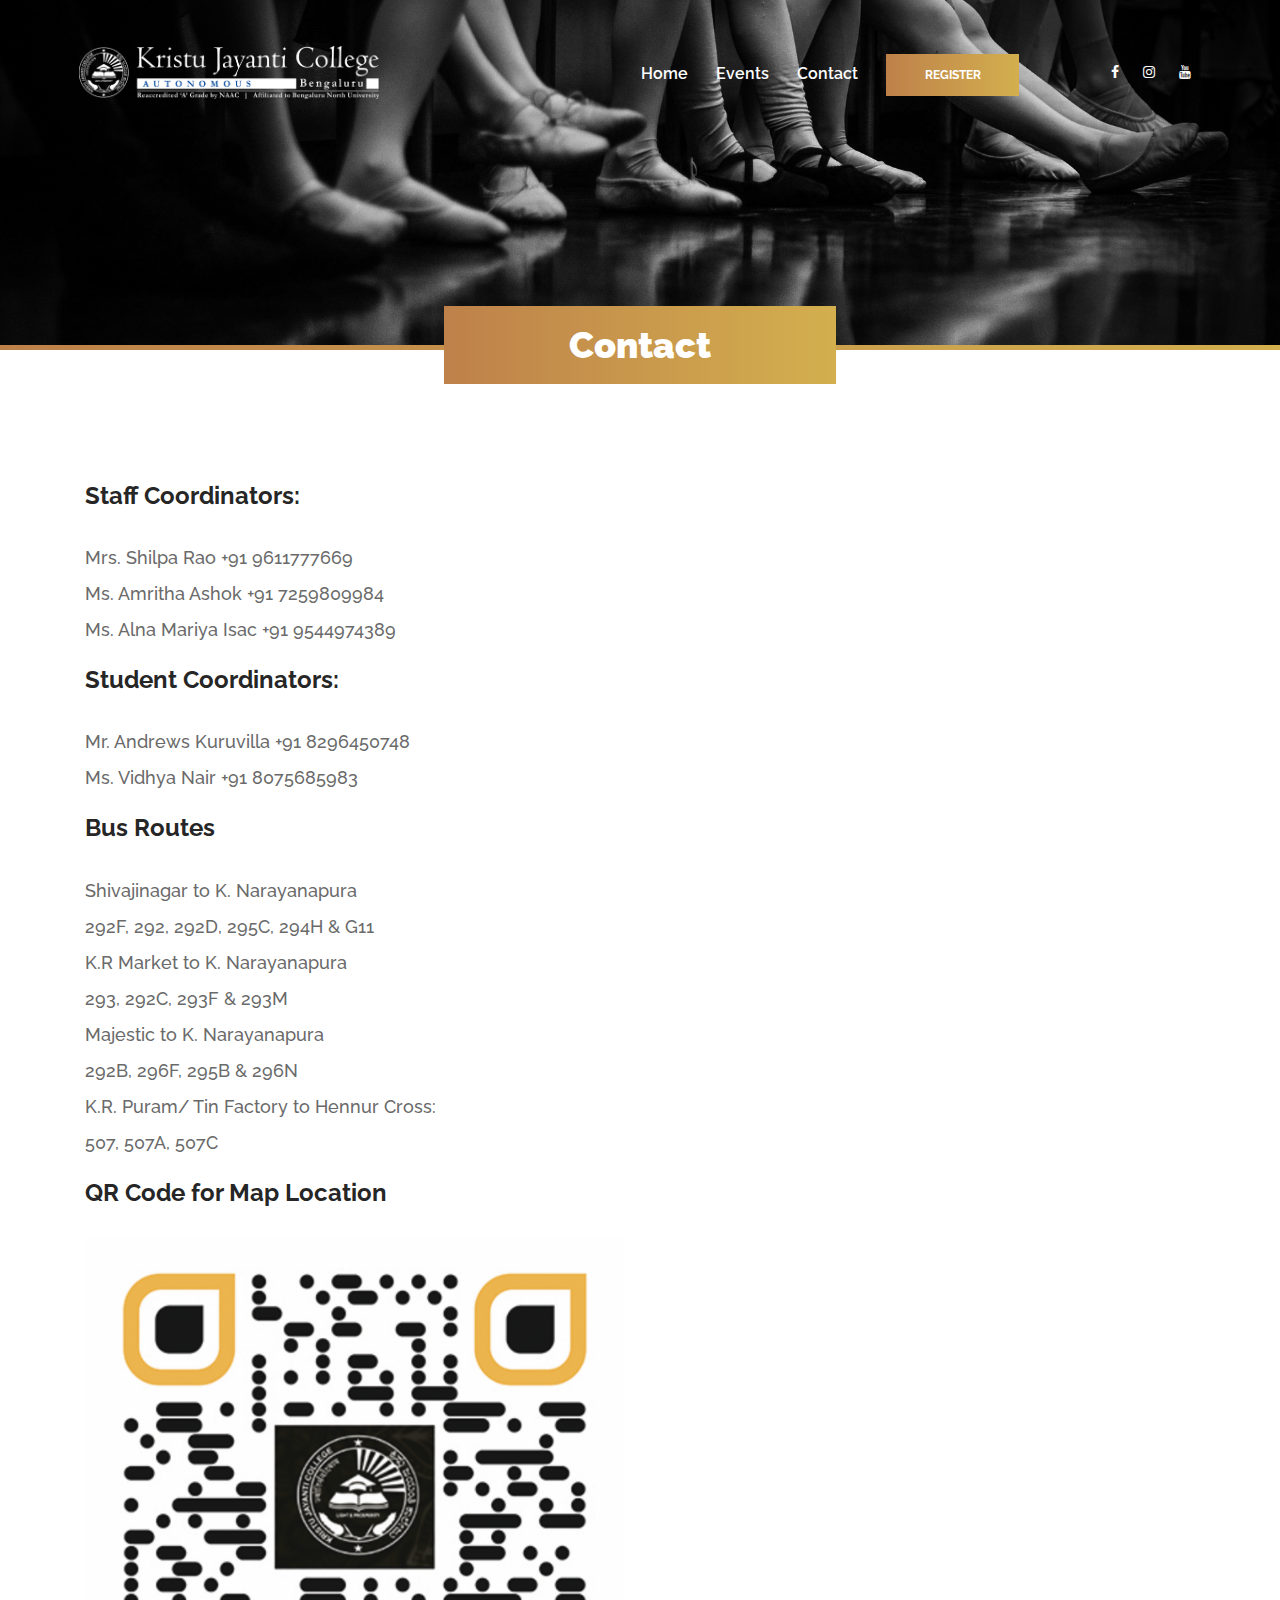
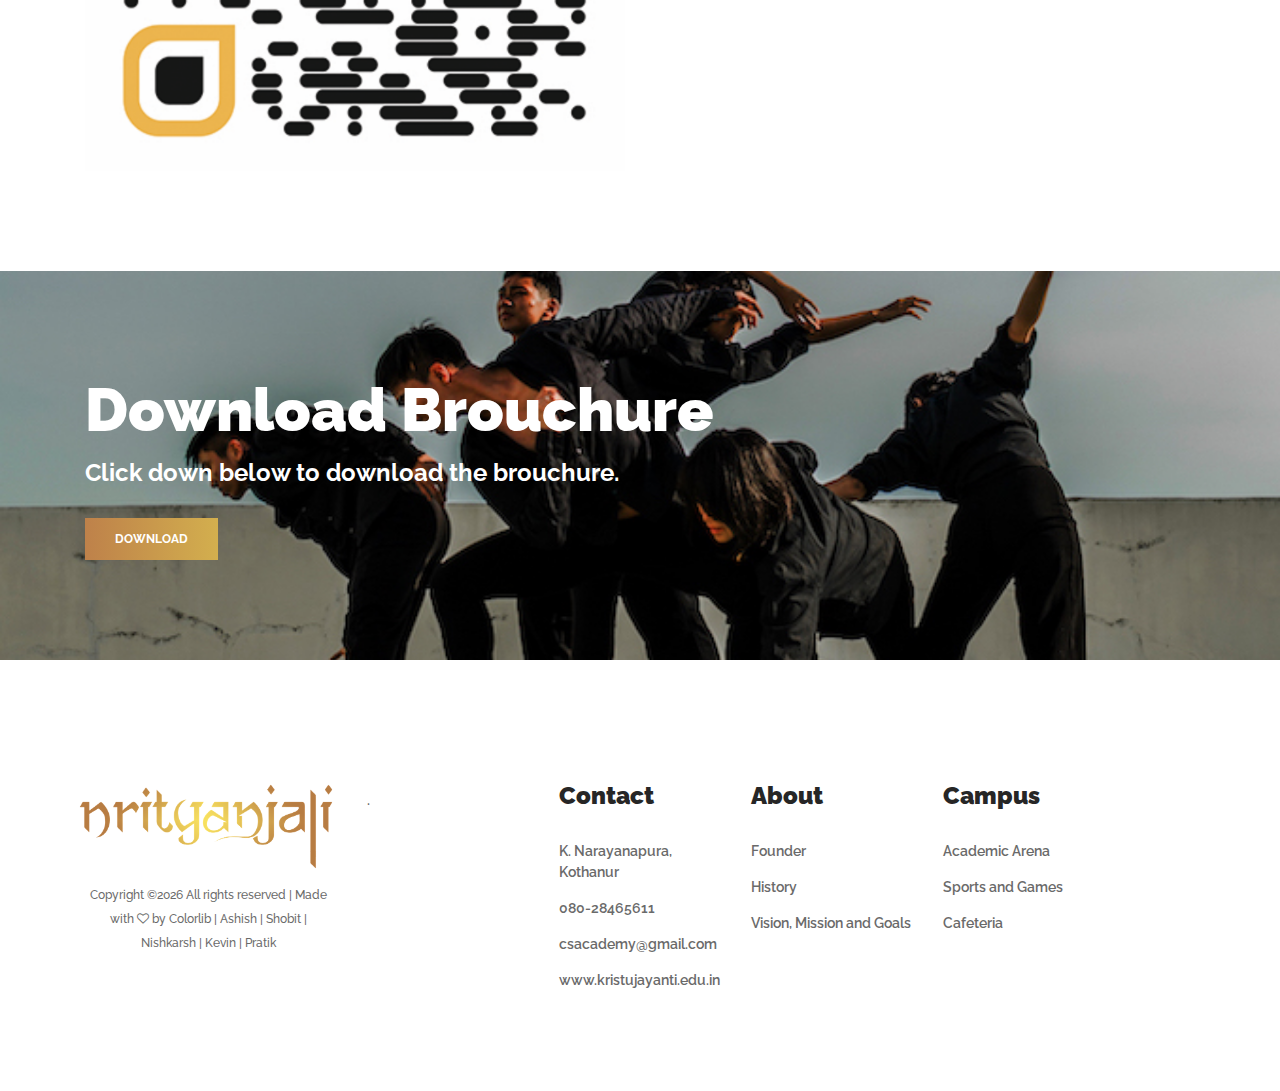
<file: contact.html>
<!DOCTYPE html>
<html lang="en">

<head>
    <meta charset="UTF-8">
    <meta name="description" content="">
    <meta http-equiv="X-UA-Compatible" content="IE=edge">
    <meta name="viewport" content="width=device-width, initial-scale=1, shrink-to-fit=no">
    <title>Contact | Nrityanjali</title>

    <link rel="icon" href="img/core-img/favicon.ico">

    <link rel="stylesheet" href="style.css">

</head>

<body>
    <!-- ##### Preloader ##### -->
    <div class="preloader d-flex align-items-center justify-content-center">
        <div class="circle-preloader">
            <img src="img/core-img/preload.jpg" alt="">
        </div>
    </div>

    <!-- ##### Header Area Start ##### -->
    <header class="header-area">
        <!-- Navbar Area -->
        <div class="musica-main-menu">
            <div class="classy-nav-container breakpoint-off">
                <div class="container-fluid">
                    <!-- Menu -->
                    <nav class="classy-navbar justify-content-between" id="musicaNav">

                        <!-- Nav brand -->
                        <a href="index.html" class="nav-brand"><img src="img/core-img/logo.png" alt=""></a>

                        <!-- Navbar Toggler -->
                        <div class="classy-navbar-toggler">
                            <span class="navbarToggler"><span></span><span></span><span></span></span>
                        </div>

                        <!-- Menu -->
                        <div class="classy-menu">

                            <!-- close btn -->
                            <div class="classycloseIcon">
                                <div class="cross-wrap"><span class="top"></span><span class="bottom"></span></div>
                            </div>

                            <!-- Nav Start -->
                            <div class="classynav">
                                <ul>
                                    <li><a href="index.html">Home</a></li>
                                    <li><a href="events.html">Events</a></li>
                                    <li><a href="contact.html">Contact</a></li>
                                    <li><a href="register.html"><button class="musica-btn">Register</button></a></li>
                                </ul>

                                <!-- Social Button -->
                                <div class="top-social-info">
                                    <a href="https://www.facebook.com/KristuJayantiCollege/"><i class="fa fa-facebook" aria-hidden="true"></i></a>
                                    <a href="https://www.instagram.com/kristujayanticollegeautonomous/?hl=en"><i class="fa fa-instagram" aria-hidden="true"></i></a>
                                    <a href="https://www.youtube.com/user/kristujayanticollege"><i class="fa fa-youtube" aria-hidden="true"></i></a>
                                </div>

                            </div>
                            <!-- Nav End -->
                        </div>
                    </nav>
                </div>
            </div>
        </div>
    </header>
    <!-- ##### Header Area End ##### -->


    <!-- ##### Breadcumb Area Start ##### -->
    <div class="breadcumb-area bg-img bg-overlay2" style="background-image: url(img/bg-img/breadcumb4.jpg);">
        <div class="bradcumbContent">
            <h2>Contact</h2>
        </div>
    </div>
    <!-- bg gradients -->
    <div class="bg-gradients"></div>
    <!-- ##### Breadcumb Area End ##### -->

    <!-- ##### Contact Area Start ##### -->
    <section class="contact-area mt-30 section-padding-100-0">
        <div class="container">

            <div class="row">

                <div class="col-12 col-lg-6">
                    <div class="contact-content mb-100">
                   
<h4>Staff Coordinators:</h4><br>
   <p> Mrs. Shilpa Rao +91 9611777669<br>
Ms. Amritha Ashok +91 7259809984<br>
Ms. Alna Mariya Isac +91 9544974389<br></p>

<h4>Student Coordinators:</h4><br>
<p>Mr. Andrews Kuruvilla +91 8296450748<br>
Ms. Vidhya Nair +91 8075685983<br></p>

<h4>Bus Routes</h4><br>
<p>
Shivajinagar to K. Narayanapura<br>
292F, 292, 292D, 295C, 294H & G11<br>
K.R Market to K. Narayanapura<br>
293, 292C, 293F & 293M<br>
Majestic to K. Narayanapura<br>
292B, 296F, 295B & 296N<br>
K.R. Puram/ Tin Factory to Hennur Cross:<br>
507, 507A, 507C</p>

<h4>QR Code for Map Location</h4><br>
 <img src="img/bg-img/qr.jpg">



            </div>
        </div>
    </section>
    <!-- ##### Contact Area End ##### -->

    <!-- ##### CTA Area Start ##### -->

    <!-- ##### CTA Area End ##### -->

 <div class="musica-cta-area section-padding-100 bg-img bg-overlay2" style="background-image: url(img/bg-img/bg-8.jpg);">
        <div class="container">
            <div class="row">
                <div class="col-12">
                    <div class="cta-content">
                        <div class="cta-text">
                            <h2>Download Brouchure</h2>
                            <h4>Click down below to download the brouchure.</h4>
                        </div>
                        <div class="cta-btn mt-30">
                            <a href="Brouchure.pdf" class="btn musica-btn">Download</a>
                        </div>
                    </div>
                </div>
            </div>
        </div>
    </div>

    <!-- ##### Footer Area Start ##### -->
    <footer class="footer-area section-padding-100-0">
        <div class="container-fluid">
            <div class="row">

                <!-- Footer Widget Area -->
                    <div class="col-12 col-md-6 col-xl-3">
                    <div class="footer-widget-area mb-100">
                        <a href="https://kristujayanti.edu.in/home/index.php"><img src="img/core-img/nrit.png" alt="" style="padding-top: 20px"></a>
                        <p class="copywrite-text"><a href="#"><!-- Link back to Colorlib can't be removed. Template is licensed under CC BY 3.0. -->
Copyright &copy;<script>document.write(new Date().getFullYear());</script> All rights reserved | Made with <i class="fa fa-heart-o" aria-hidden="true"></i> by <a href="https://colorlib.com" target="_blank">Colorlib</a> | <a href="https://www.instagram.com/crazyash6/">Ashish</a> | <a href="https://www.instagram.com/mr_vincere/">Shobit</a> |   <a href="https://www.instagram.com/im_nishu1712/">Nishkarsh</a> | <a href="https://www.instagram.com/kevinvictor_philips/">Kevin</a> | <a href="https://www.instagram.com/gryffyndor.stark/">Pratik</a>
<!-- Link back to Colorlib can't be removed. Template is licensed under CC BY 3.0. -->
</p>
                    </div>
                </div>

                <!-- Footer Widget Area -->
                <div class="col-12 col-sm-4 col-xl-2">
                    <div class="footer-widget-area mb-100">
                        <div class="widget-title">
                            <h4></h4>
                        </div>
                        <nav>
                            <ul class="footer-nav">
                                <li><a>.</a></li>
                            </ul>
                        </nav>
                    </div>
                </div>

                <!-- Footer Widget Area -->
                <div class="col-12 col-sm-4 col-xl-2">
                    <div class="footer-widget-area mb-100">
                        <div class="widget-title">
                            <h4>Contact</h4>
                        </div>
                        <nav>
                            <ul class="footer-nav">
                                <li><a href="https://g.page/KJC-Bangalore?share">K. Narayanapura, Kothanur</a></li>
                                <li><a>080-28465611</a></li>
                                <li><a >csacademy@gmail.com</a></li>
                                <li><a href="https://kristujayanti.edu.in/home/index.php">www.kristujayanti.edu.in</a></li>
                            </ul>
                        </nav>
                    </div>
                </div>

                <!-- Footer Widget Area -->
                <div class="col-12 col-sm-4 col-xl-2">
                    <div class="footer-widget-area mb-100">
                        <div class="widget-title">
                            <h4>About</h4>
                        </div>
                        <nav>
                            <ul class="footer-nav">
                                <li><a href="https://kristujayanti.edu.in/about/founder.php">Founder</a></li>
                                <li><a href="https://kristujayanti.edu.in/about/history.php">History</a></li>
                                <li><a href="https://kristujayanti.edu.in/about/vision_mission_goals.php">Vision, Mission and Goals</a></li>
                            </ul>
                        </nav>
                    </div>
                </div>

                              <!-- Footer Widget Area -->
                <div class="col-12 col-sm-4 col-xl-2">
                    <div class="footer-widget-area mb-100">
                        <div class="widget-title">
                            <h4>Campus</h4>
                        </div>
                        <nav>
                            <ul class="footer-nav">
                                <li><a href="https://kristujayanti.edu.in/campus/academic_arena.php">Academic Arena</a></li>
                                <li><a href="https://kristujayanti.edu.in/campus/sports_games.php">Sports and Games</a></li>
                                <li><a href="https://kristujayanti.edu.in/campus/cafeteria.php">Cafeteria</a></li>
                            </ul>
                        </nav>
                    </div>
                </div>
            </div>
        </div>
    </footer>
    <!-- ##### Footer Area Start ##### -->

    <!-- ##### All Javascript Script ##### -->
    <!-- jQuery-2.2.4 js -->
    <script src="js/jquery/jquery-2.2.4.min.js"></script>
    <!-- Popper js -->
    <script src="js/bootstrap/popper.min.js"></script>
    <!-- Bootstrap js -->
    <script src="js/bootstrap/bootstrap.min.js"></script>
    <!-- All Plugins js -->
    <script src="js/plugins/plugins.js"></script>
    <!-- Active js -->
    <script src="js/active.js"></script>
</body>

</html>
</file>
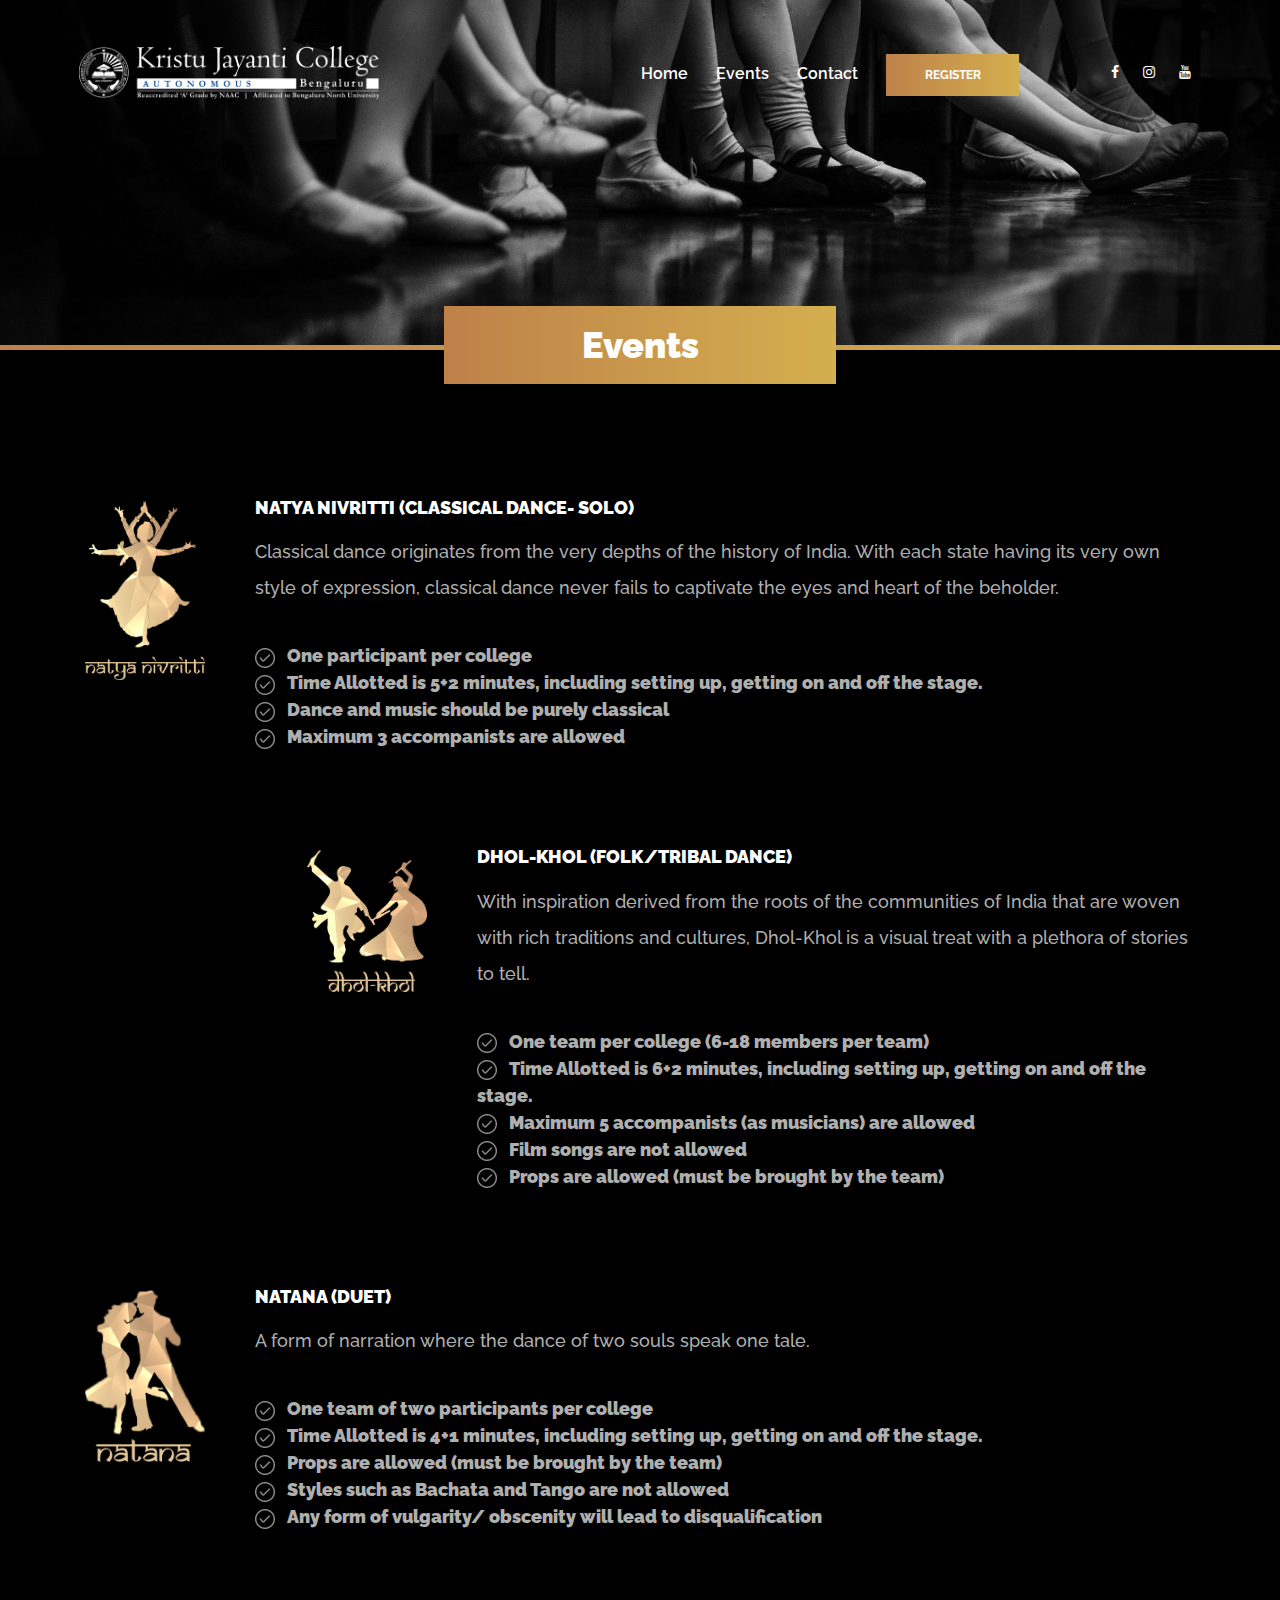
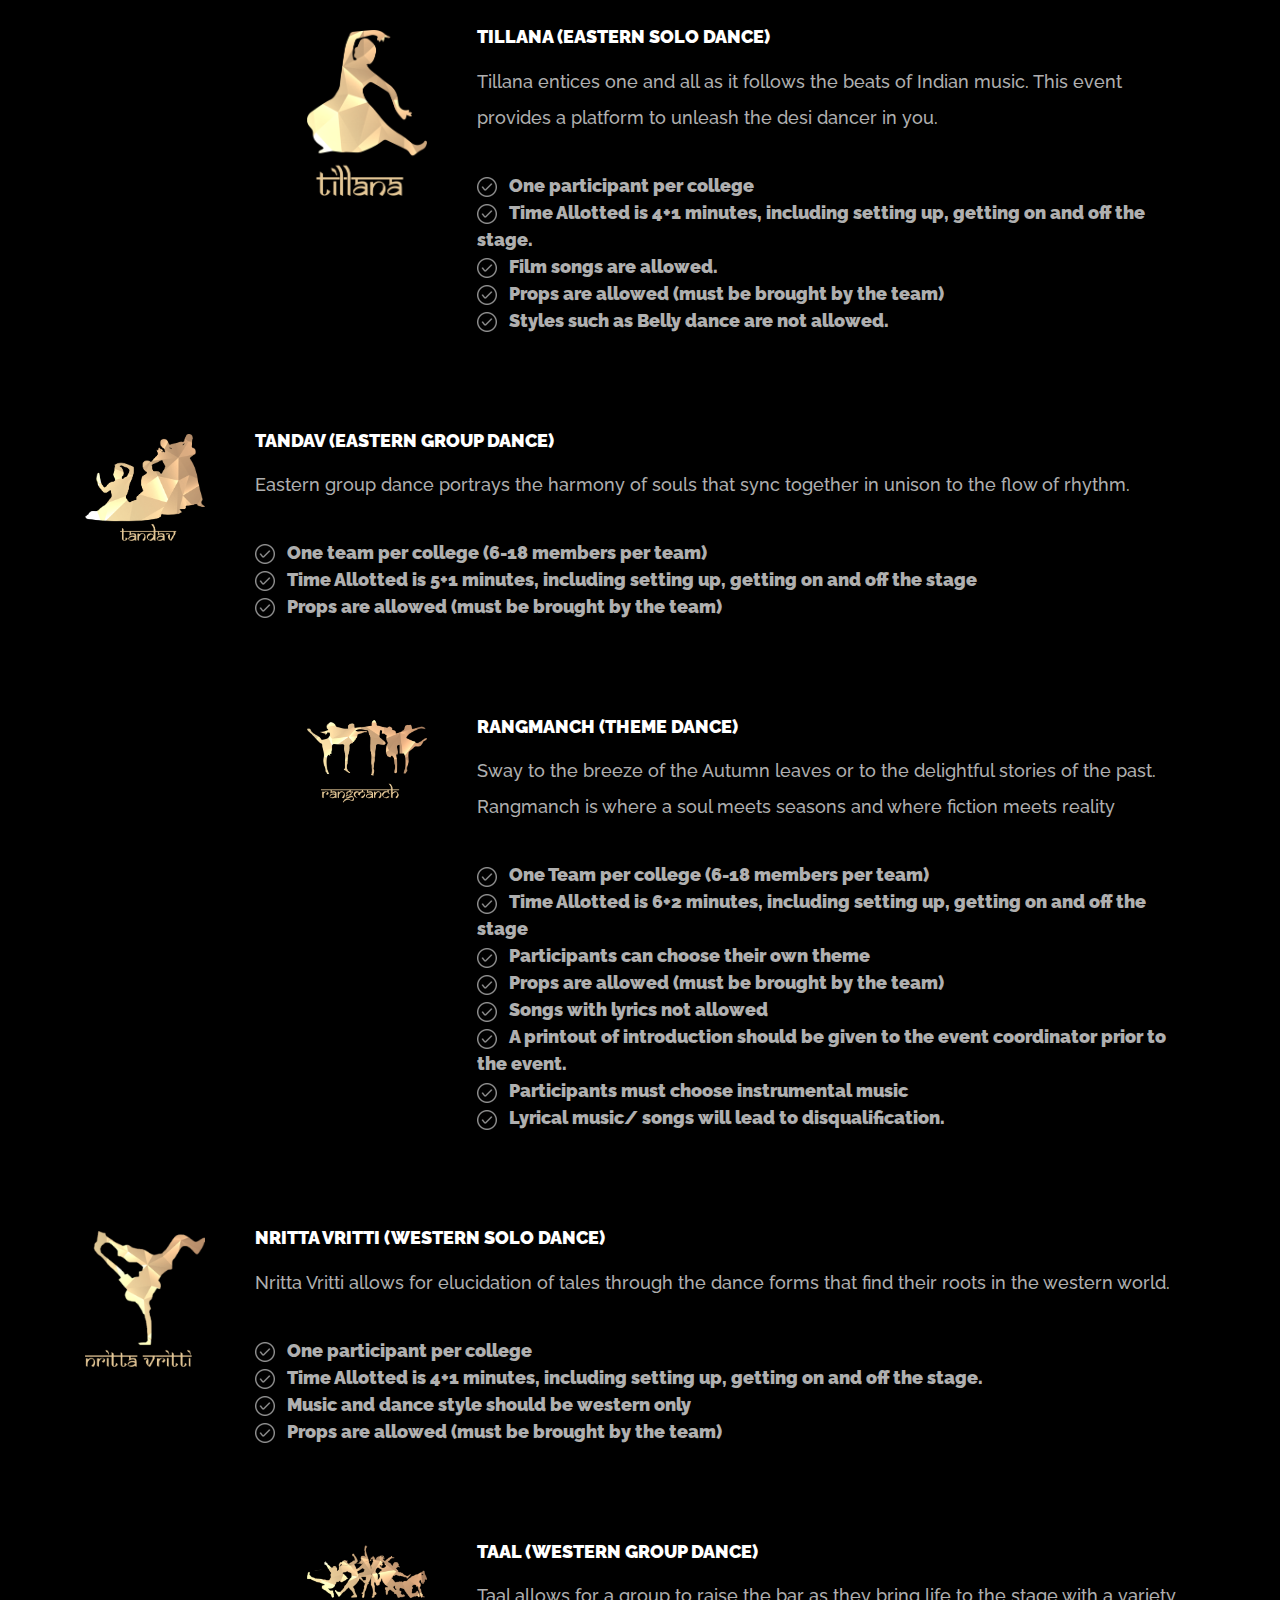
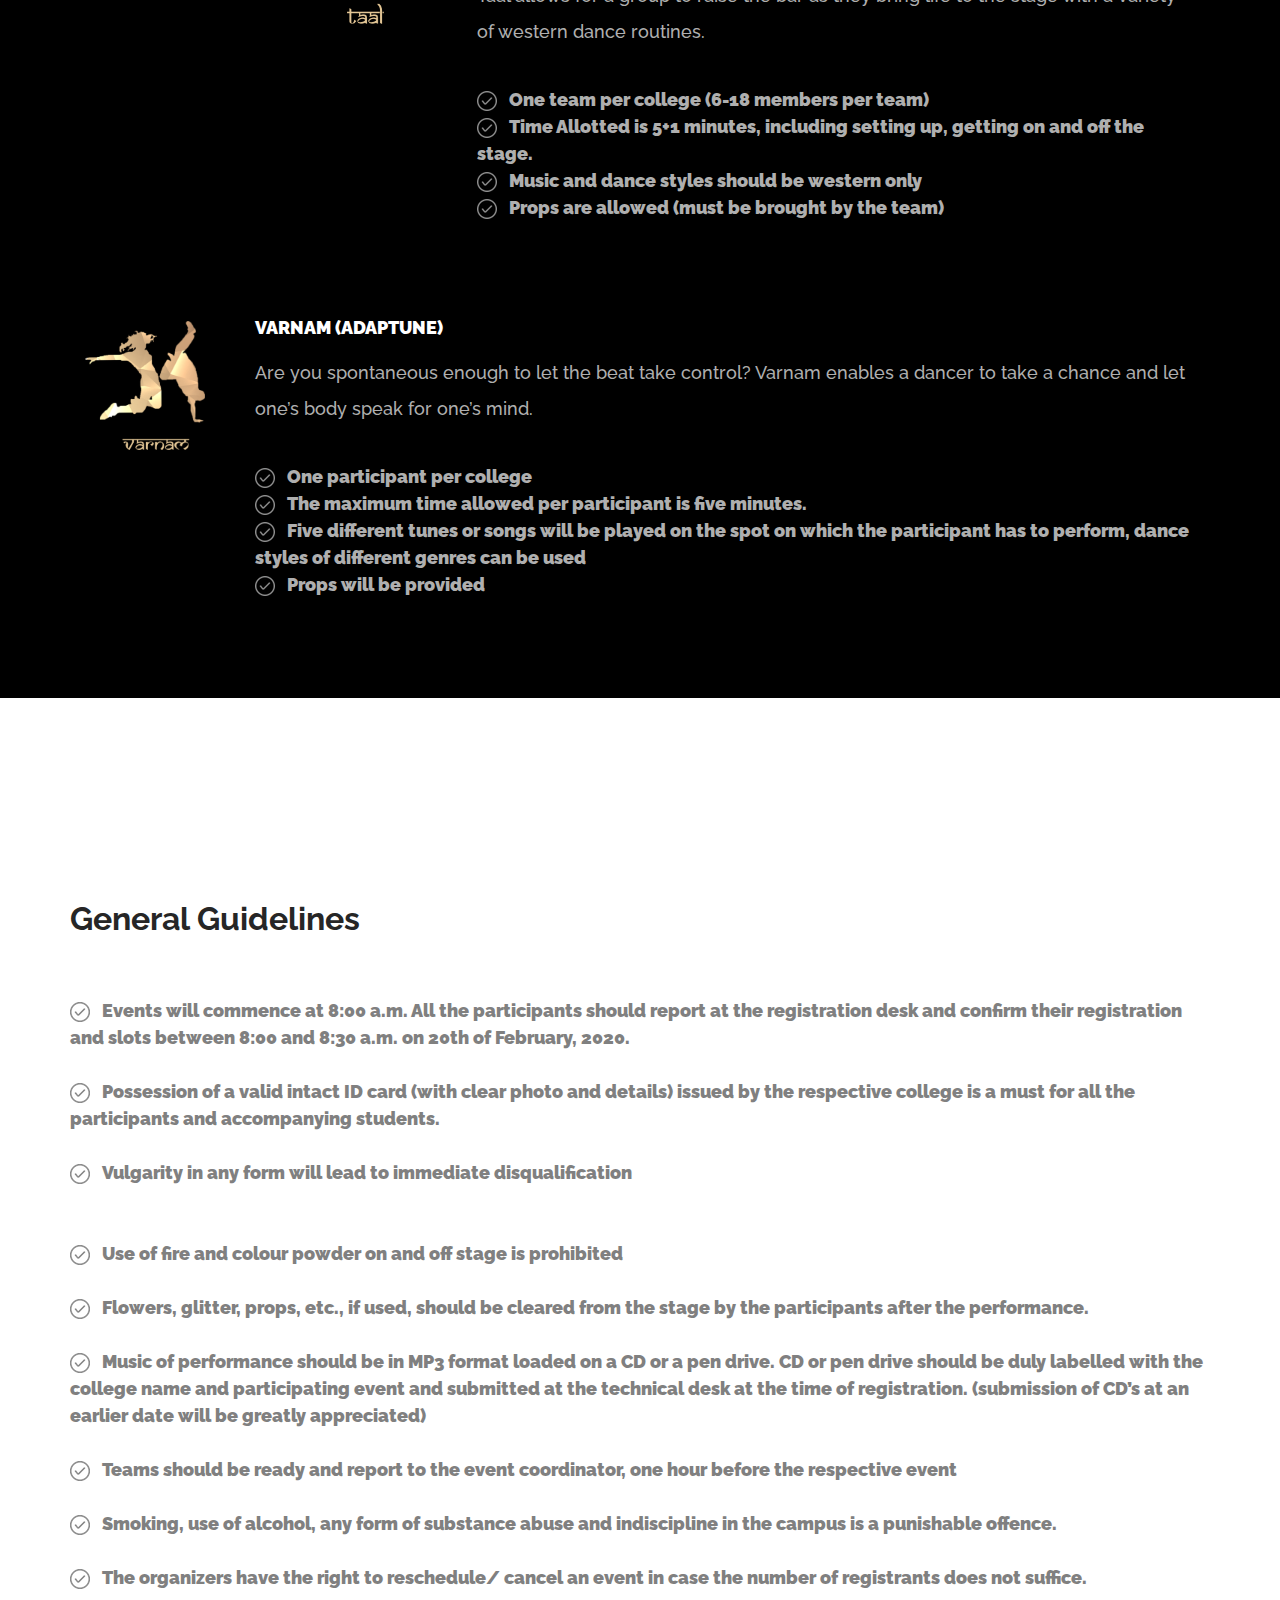
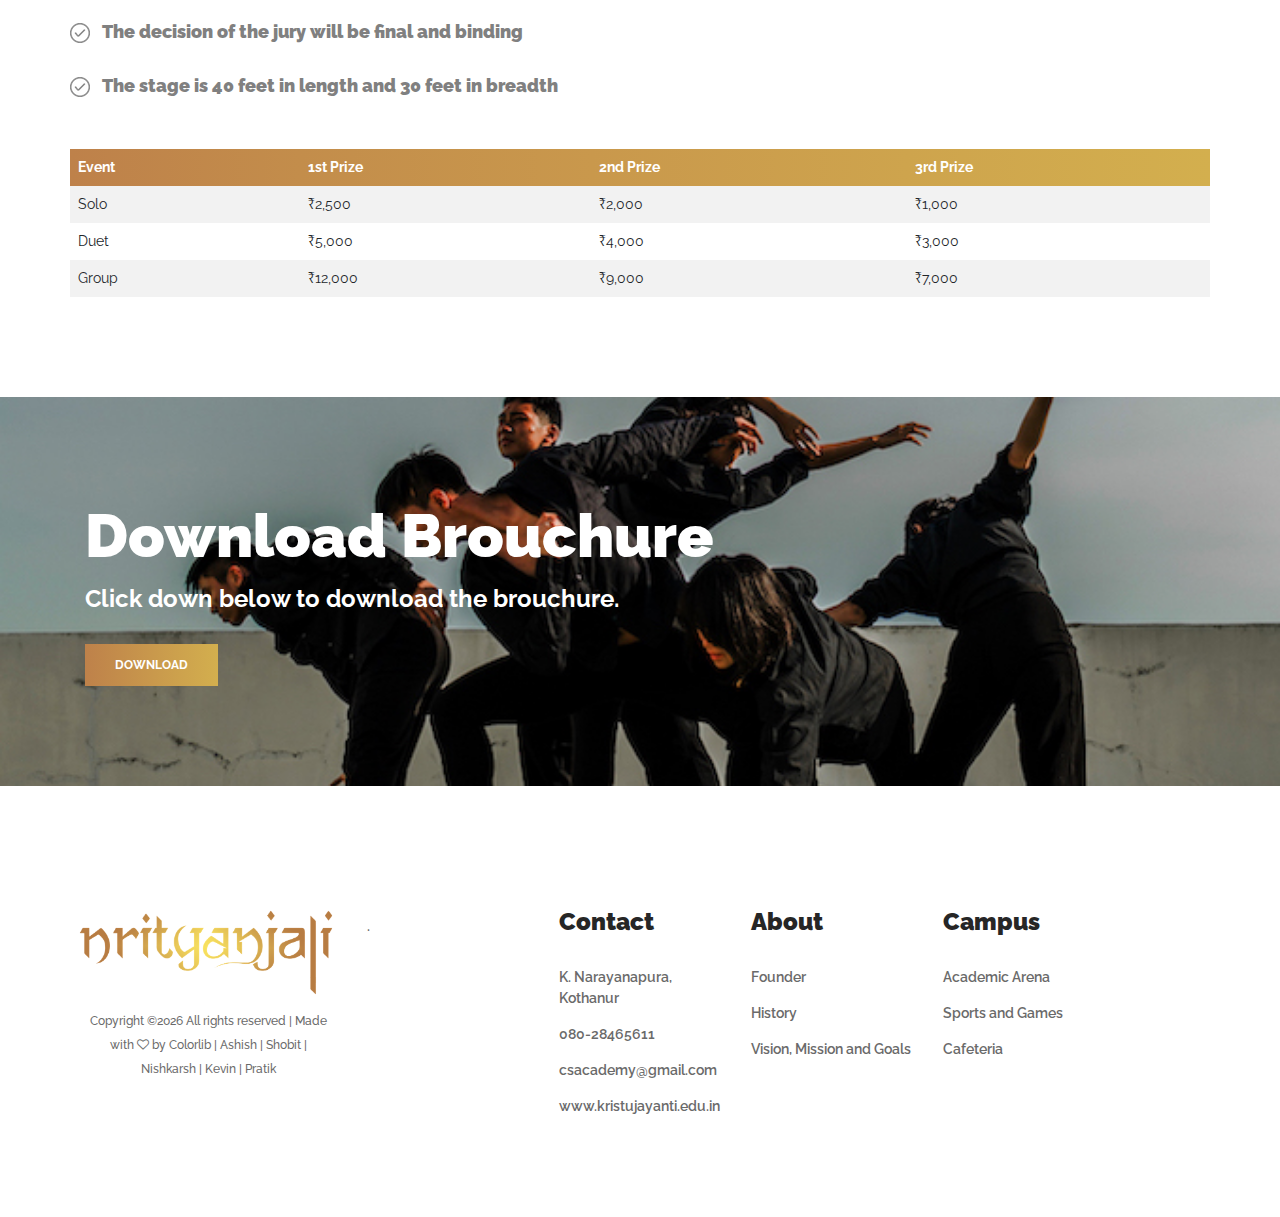
<file: events.html>
<!DOCTYPE html>
<html lang="en">

<head>
    <meta charset="UTF-8">
    <meta name="description" content="">
    <meta http-equiv="X-UA-Compatible" content="IE=edge">
    <meta name="viewport" content="width=device-width, initial-scale=1, shrink-to-fit=no">
    <title>Events | Nrityanjali</title>

    <link rel="icon" href="img/core-img/favicon.ico">

    <link rel="stylesheet" href="style.css">

</head>

<body>
    <!-- ##### Preloader ##### -->
    <div class="preloader d-flex align-items-center justify-content-center">
        <div class="circle-preloader">
            <img src="img/core-img/preload.jpg" alt="">
        </div>
    </div>

    <!-- ##### Header Area Start ##### -->
    <header class="header-area">
        <!-- Navbar Area -->
        <div class="musica-main-menu">
            <div class="classy-nav-container breakpoint-off">
                <div class="container-fluid">
                    <!-- Menu -->
                    <nav class="classy-navbar justify-content-between" id="musicaNav">

                        <!-- Nav brand -->
                        <a href="index.html" class="nav-brand"><img src="img/core-img/logo.png" alt=""></a>

                        <!-- Navbar Toggler -->
                        <div class="classy-navbar-toggler">
                            <span class="navbarToggler"><span></span><span></span><span></span></span>
                        </div>

                        <!-- Menu -->
                        <div class="classy-menu">

                            <!-- close btn -->
                            <div class="classycloseIcon">
                                <div class="cross-wrap"><span class="top"></span><span class="bottom"></span></div>
                            </div>

                            <!-- Nav Start -->
                            <div class="classynav">
                                <ul>
                                    <li><a href="index.html">Home</a></li>
                                    <li><a href="events.html">Events</a></li>
                                    <li><a href="contact.html">Contact</a></li>
                                    <li><a href="register.html"><button class="musica-btn">Register</button></a></li>
                                </ul>

                                <!-- Social Button -->
                                <div class="top-social-info">
                                    <a href="https://www.facebook.com/KristuJayantiCollege/"><i class="fa fa-facebook" aria-hidden="true"></i></a>
                                    <a href="https://www.instagram.com/kristujayanticollegeautonomous/?hl=en"><i class="fa fa-instagram" aria-hidden="true"></i></a>
                                    <a href="https://www.youtube.com/user/kristujayanticollege"><i class="fa fa-youtube" aria-hidden="true"></i></a>
                                </div>

                            </div>
                            <!-- Nav End -->
                        </div>
                    </nav>
                </div>
            </div>
        </div>
    </header>
    <!-- ##### Header Area End ##### -->


        <!-- ##### Breadcumb Area Start ##### -->
    <div class="breadcumb-area bg-img bg-overlay2" style="background-image: url(img/bg-img/breadcumb4.jpg);">
        <div class="bradcumbContent">
            <h2>Events</h2>
        </div>
    </div>
    <!-- bg gradients -->
    <div class="bg-gradients"></div>
    <!-- ##### Breadcumb Area End ##### -->

     <!-- ##### Career Timeline Area Start ##### -->

    <div class="career-timeline-area section-padding-100">
        <div class="container">
            <div class="row">
                <div class="col-12">


                </div>
            </div>

            <div class="row">
                <div class="col-12">

                    <!-- Single Timeline Area -->
                    <div class="single-timeline-area d-flex">
                        <!-- Timeline Date -->
                        <div class="timeline-date">
                            <img src="img/bg-img/natya.png" style="padding-top: 50px">
                        </div>
                        <!-- Timeline Content -->
                        <div class="timeline-content" style="padding-left: 50px">
                            <h5>Natya Nivritti (Classical Dance- Solo)</h5>
                            <p>Classical dance originates from the very depths of the history of India. With each state having its very own style of expression, classical dance never fails to captivate the eyes and heart of the beholder.
<br><br> <div class="eventlist">
<img src="img/core-img/check.png"> &nbsp;&nbsp;One participant per college<br>
<img src="img/core-img/check.png"> &nbsp;&nbsp;Time Allotted is 5+2 minutes, including setting up, getting on and off the stage.<br>
<img src="img/core-img/check.png"> &nbsp;&nbsp;Dance and music should be purely classical<br>
<img src="img/core-img/check.png" id="dholkhol"> &nbsp;&nbsp;Maximum 3 accompanists are allowed </div></p>
                        </div>
                    </div>

                    <!-- Single Timeline Area -->
                    <div class="single-timeline-area d-flex">
                        <!-- Timeline Date -->
                        <div class="timeline-date">
                             <img src="img/bg-img/dholkhol.png" style="padding-top: 50px">
                        </div>
                        <!-- Timeline Content -->
                        <div class="timeline-content" style="padding-left: 50px">
                            <h5>Dhol-Khol (Folk/Tribal Dance)</h5>
                            <p>With inspiration derived from the roots of the communities of India that are woven with rich traditions and cultures, Dhol-Khol is a visual treat with a plethora of stories to tell.

<br><br> <div class="eventlist">
<img src="img/core-img/check.png"> &nbsp;&nbsp;One team per college (6-18 members per team)<br>
<img src="img/core-img/check.png"> &nbsp;&nbsp;Time Allotted is 6+2 minutes, including setting up, getting on and off the stage.<br>
<img src="img/core-img/check.png"> &nbsp;&nbsp;Maximum 5 accompanists (as musicians) are allowed<br>
<img src="img/core-img/check.png"> &nbsp;&nbsp;Film songs are not allowed <br>
<img src="img/core-img/check.png" id="natana"> &nbsp;&nbsp;Props are allowed <b>(must be brought by the team)</b></div></p>
                        </div>
                    </div>


                    <!-- Single Timeline Area -->
                    <div class="single-timeline-area d-flex">
                        <!-- Timeline Date -->
                        <div class="timeline-date">
                              <img src="img/bg-img/natana.png" style="padding-top: 50px">
                        </div>
                        <!-- Timeline Content -->
                        <div class="timeline-content" style="padding-left: 50px">
                            <h5>Natana (Duet)</h5>
                            <p>A form of narration where the dance of two souls speak one tale.
<br><br> <div class="eventlist">
<img src="img/core-img/check.png"> &nbsp;&nbsp;One team of two participants per college<br>
<img src="img/core-img/check.png"> &nbsp;&nbsp;Time Allotted is 4+1 minutes, including setting up, getting on and off the stage.<br>
<img src="img/core-img/check.png"> &nbsp;&nbsp;Props are allowed (must be brought by the team)<br>
<img src="img/core-img/check.png"> &nbsp;&nbsp;Styles such as Bachata and Tango are not allowed <br>
<img src="img/core-img/check.png" id="tilana"> &nbsp;&nbsp;Any form of vulgarity/ obscenity will lead to disqualification </div></p>
                        </div>
                    </div>

                    <!-- Single Timeline Area -->
                    <div class="single-timeline-area d-flex">
                        <!-- Timeline Date -->
                        <div class="timeline-date">
                              <img src="img/bg-img/tilana.png" style="padding-top: 50px">
                        </div>
                        <!-- Timeline Content -->
                        <div class="timeline-content" style="padding-left: 50px">
                            <h5>Tillana (Eastern Solo Dance)</h5>
                            <p>Tillana entices one and all as it follows the beats of Indian music. This event provides a platform to unleash the desi dancer in you.

<br><br> <div class="eventlist">
<img src="img/core-img/check.png"> &nbsp;&nbsp;One participant per college<br>
<img src="img/core-img/check.png"> &nbsp;&nbsp;Time Allotted is 4+1 minutes, including setting up, getting on and off the stage.<br>
<img src="img/core-img/check.png"> &nbsp;&nbsp;Film songs are allowed.<br>
<img src="img/core-img/check.png"> &nbsp;&nbsp;Props are allowed (must be brought by the team)<br>
<img src="img/core-img/check.png" id="tandav"> &nbsp;&nbsp;Styles such as Belly dance are not allowed. </div></p>
                        </div>
                    </div>

                    <!-- Single Timeline Area -->
                    <div class="single-timeline-area d-flex">
                        <!-- Timeline Date -->
                        <div class="timeline-date">
                             <img src="img/bg-img/tandav.png" style="padding-top: 50px">
                        </div>
                        <!-- Timeline Content -->
                        <div class="timeline-content" style="padding-left: 50px">
                            <h5>Tandav (Eastern Group Dance)</h5>
                            <p>Eastern group dance portrays the harmony of souls that sync together in unison to the flow of rhythm.
<br><br> <div class="eventlist">
<img src="img/core-img/check.png"> &nbsp;&nbsp;One team per college (6-18 members per team)<br>
<img src="img/core-img/check.png"> &nbsp;&nbsp;Time Allotted is 5+1 minutes, including setting up, getting on and off the stage<br>
<img src="img/core-img/check.png" id="rang"> &nbsp;&nbsp;Props are allowed (must be brought by the team)</div></p>
                        </div>
                    </div>


                    <!-- Single Timeline Area -->
                    <div class="single-timeline-area d-flex">
                        <!-- Timeline Date -->
                        <div class="timeline-date">
                              <img src="img/bg-img/rang.png" style="padding-top: 50px">
                        </div>
                        <!-- Timeline Content -->
                        <div class="timeline-content" style="padding-left: 50px">
                            <h5>Rangmanch (Theme Dance)</h5>
                            <p>Sway to the breeze of the Autumn leaves or to the delightful stories of the past. Rangmanch is where a soul meets seasons and where fiction meets reality 
<br><br> <div class="eventlist">
<img src="img/core-img/check.png"> &nbsp;&nbsp;One Team per college (6-18 members per team)<br>
<img src="img/core-img/check.png"> &nbsp;&nbsp;Time Allotted is 6+2 minutes, including setting up, getting on and off the stage<br>
<img src="img/core-img/check.png"> &nbsp;&nbsp;Participants can choose their own theme<br>
<img src="img/core-img/check.png"> &nbsp;&nbsp;Props are allowed (must be brought by the team)<br>
<img src="img/core-img/check.png"> &nbsp;&nbsp;Songs with lyrics not allowed<br>
<img src="img/core-img/check.png"> &nbsp;&nbsp;A printout of introduction should be given to the event coordinator prior to the event.<br>
<img src="img/core-img/check.png"> &nbsp;&nbsp;Participants must choose instrumental music<br>
<img src="img/core-img/check.png" id="nritta"> &nbsp;&nbsp;Lyrical music/ songs will lead to disqualification.</div></p>
                        </div>
                    </div>


                    <!-- Single Timeline Area -->
                    <div class="single-timeline-area d-flex">
                        <!-- Timeline Date -->
                        <div class="timeline-date">
                              <img src="img/bg-img/nritta.png" style="padding-top: 50px">
                        </div>
                        <!-- Timeline Content -->
                        <div class="timeline-content" style="padding-left: 50px">
                            <h5>Nritta Vritti (Western Solo Dance)</h5>
                            <p>Nritta Vritti allows for elucidation of tales through the dance forms that find their roots in the western world.
<br><br> <div class="eventlist">
<img src="img/core-img/check.png"> &nbsp;&nbsp;One participant per college<br>
<img src="img/core-img/check.png"> &nbsp;&nbsp;Time Allotted is 4+1 minutes, including setting up, getting on and off the stage.<br>
<img src="img/core-img/check.png"> &nbsp;&nbsp;Music and dance style should be western only<br>
<img src="img/core-img/check.png" id="taal"> &nbsp;&nbsp;Props are allowed (must be brought by the team)</div></p>
                        </div>
                    </div>

                    <!-- Single Timeline Area -->
                    <div class="single-timeline-area d-flex">
                        <!-- Timeline Date -->
                        <div class="timeline-date">
                              <img src="img/bg-img/taal.png" style="padding-top: 50px">
                        </div>
                        <!-- Timeline Content -->
                        <div class="timeline-content" style="padding-left: 50px">
                            <h5>Taal (Western Group Dance)</h5>
                            <p>Taal allows for a group to raise the bar as they bring life to the stage with a variety of western dance routines.
<br><br> <div class="eventlist">
<img src="img/core-img/check.png"> &nbsp;&nbsp;One team per college (6-18 members per team)<br>
<img src="img/core-img/check.png"> &nbsp;&nbsp;Time Allotted is 5+1 minutes, including setting up, getting on and off the stage.<br>
<img src="img/core-img/check.png"> &nbsp;&nbsp;Music and dance styles should be western only<br>
<img src="img/core-img/check.png" id="varnam"> &nbsp;&nbsp;Props are allowed (must be brought by the team) </div></p>
                        </div>
                    </div>

                    <!-- Single Timeline Area -->
                    <div class="single-timeline-area d-flex">
                        <!-- Timeline Date -->
                        <div class="timeline-date">
                              <img src="img/bg-img/varnam.png" style="padding-top: 50px">
                        </div>
                        <!-- Timeline Content -->
                        <div class="timeline-content" style="padding-left: 50px">
                            <h5>Varnam (Adaptune)</h5>
                            <p>Are you spontaneous enough to let the beat take control? Varnam enables a dancer to take a chance and let one’s body speak for one’s mind.
<br><br> <div class="eventlist">
<img src="img/core-img/check.png"> &nbsp;&nbsp;One participant per college<br>
<img src="img/core-img/check.png"> &nbsp;&nbsp;The maximum time allowed per participant is five minutes.<br>
<img src="img/core-img/check.png"> &nbsp;&nbsp;Five different tunes or songs will be played on the spot on which the participant has to perform, dance styles of different genres can be used<br>
<img src="img/core-img/check.png"> &nbsp;&nbsp;Props will be provided</div></p>
                        </div>
                    </div>


                </div>
            </div>


        </div></div>
        <!-- Side Thumbs -->

    <!-- ##### Career Timeline Area End ##### -->

    <!-- ##### About Us Area Start ##### -->
    <div class="about-us-area section-padding-100-0">
        <div class="container">
            <div class="row" style="padding-bottom: 100px;">
   
                <!-- About Content -->
       
                        <h2 style="padding-bottom: 50px; padding-top: 100px">General Guidelines</h2>
                        <p><br></p>
                        <!-- Key Notes -->
<div class="guide" style="padding-bottom: 50px">
<img src="img/core-img/check.png"> &nbsp;&nbsp;Events will commence at 8:00 a.m. All the participants should report at the registration desk and confirm their registration and slots between 8:00 and 8:30 a.m. on 20th of February, 2020.<br>
<br>
<img src="img/core-img/check.png"> &nbsp;&nbsp;Possession of a valid intact ID card (with clear photo and details) issued by the respective college is a must for all the participants and accompanying students.
<br><br>
<img src="img/core-img/check.png"> &nbsp;&nbsp;Vulgarity in any form will lead to immediate disqualification<br><br><br>
<img src="img/core-img/check.png"> &nbsp;&nbsp;Use of fire and colour powder on and off stage is prohibited

<br><br>
<img src="img/core-img/check.png"> &nbsp;&nbsp;Flowers, glitter, props, etc., if used, should be cleared from the stage by the participants after the performance.
<br><br>
<img src="img/core-img/check.png"> &nbsp;&nbsp;Music of performance should be in MP3 format loaded on a CD or a pen drive. CD or pen drive should be duly labelled with the college name and participating event and submitted at the technical desk at the time of registration. (submission of CD’s at an earlier date will be greatly appreciated)
<br><br>
<img src="img/core-img/check.png"> &nbsp;&nbsp;Teams should be ready and report to the event coordinator, one hour before the respective event
<br><br>
<img src="img/core-img/check.png"> &nbsp;&nbsp;Smoking, use of alcohol, any form of substance abuse and indiscipline in the campus is a punishable offence.
<br>

<br>
<img src="img/core-img/check.png"> &nbsp;&nbsp;The organizers have the right to reschedule/ cancel an event in case the number of registrants does not suffice.
<br>
<br>
<img src="img/core-img/check.png"> &nbsp;&nbsp;The decision of the jury will be final and binding
<br>
<br>
<img src="img/core-img/check.png"> &nbsp;&nbsp;The stage is 40 feet in length and 30 feet in breadth<br>
</div></p>

<table style="  border-collapse: collapse; width: 100%;">
  <tr>
    <th style="  text-align: left; padding: 8px;     background: -webkit-linear-gradient(to right, #BE814A, #D3AF4E);
  background: linear-gradient(to right, #BE814A, #C38D4B); color: white;">Event</th>
    <th style="  text-align: left; padding: 8px;     background: -webkit-linear-gradient(to right, #BE814A, #D3AF4E);
  background: linear-gradient(to right, #C38D4B, #C9984C); color: white;">1st Prize</th>
      <th style="  text-align: left; padding: 8px;     background: -webkit-linear-gradient(to right, #BE814A, #D3AF4E);
  background: linear-gradient(to right, #C9984C, #CEA44D); color: white;">2nd Prize</th>
    <th style="  text-align: left; padding: 8px;     background: -webkit-linear-gradient(to right, #BE814A, #D3AF4E);
  background: linear-gradient(to right, #CEA44D, #D3AF4E); color: white;">3rd Prize</th>
  </tr>
  <tr style="background-color: #f2f2f2">
    <td style="  text-align: left; padding: 8px;">Solo</td>
    <td style="  text-align: left; padding: 8px;">₹2,500</td>
    <td style="  text-align: left; padding: 8px;">₹2,000</td>
    <td style="  text-align: left; padding: 8px;">₹1,000</td>
  </tr>
  <tr>
    <td style="  text-align: left; padding: 8px;">Duet</td>
    <td style="  text-align: left; padding: 8px;">₹5,000</td>
    <td style="  text-align: left; padding: 8px;">₹4,000</td>
    <td style="  text-align: left; padding: 8px;">₹3,000</td>
  </tr>
  <tr style="background-color: #f2f2f2">
    <td style="  text-align: left; padding: 8px;">Group</td>
    <td style="  text-align: left; padding: 8px;">₹12,000</td>
    <td style="  text-align: left; padding: 8px;">₹9,000</td>
    <td style="  text-align: left; padding: 8px;">₹7,000</td> </tr>
</table>
                        </div>
                    </div>
                </div>
            </div>
        </div>
    </div>
    <!-- ##### About Us Area End ##### -->



  <div class="musica-cta-area section-padding-100 bg-img bg-overlay2" style="background-image: url(img/bg-img/bg-8.jpg);">
        <div class="container">
            <div class="row">
                <div class="col-12">
                    <div class="cta-content">
                        <div class="cta-text">
                            <h2>Download Brouchure</h2>
                            <h4>Click down below to download the brouchure.</h4>
                        </div>
                        <div class="cta-btn mt-30">
                            <a href="Brouchure.pdf" class="btn musica-btn">Download</a>
                        </div>
                    </div>
                </div>
            </div>
        </div>
    </div>

    <!-- ##### Footer Area Start ##### -->
    <footer class="footer-area section-padding-100-0">
        <div class="container-fluid">
            <div class="row">

                <!-- Footer Widget Area -->
                    <div class="col-12 col-md-6 col-xl-3">
                    <div class="footer-widget-area mb-100">
                        <a href="https://kristujayanti.edu.in/home/index.php"><img src="img/core-img/nrit.png" alt="" style="padding-top: 20px"></a>
                        <p class="copywrite-text"><a href="#"><!-- Link back to Colorlib can't be removed. Template is licensed under CC BY 3.0. -->
Copyright &copy;<script>document.write(new Date().getFullYear());</script> All rights reserved | Made with <i class="fa fa-heart-o" aria-hidden="true"></i> by <a href="https://colorlib.com" target="_blank">Colorlib</a> | <a href="https://www.instagram.com/crazyash6/">Ashish</a> | <a href="https://www.instagram.com/mr_vincere/">Shobit</a> |   <a href="https://www.instagram.com/im_nishu1712/">Nishkarsh</a> | <a href="https://www.instagram.com/kevinvictor_philips/">Kevin</a> | <a href="https://www.instagram.com/gryffyndor.stark/">Pratik</a>
<!-- Link back to Colorlib can't be removed. Template is licensed under CC BY 3.0. -->
</p>
                    </div>
                </div>

                <!-- Footer Widget Area -->
                <div class="col-12 col-sm-4 col-xl-2">
                    <div class="footer-widget-area mb-100">
                        <div class="widget-title">
                            <h4></h4>
                        </div>
                        <nav>
                            <ul class="footer-nav">
                                <li><a>.</a></li>
                            </ul>
                        </nav>
                    </div>
                </div>

                <!-- Footer Widget Area -->
                <div class="col-12 col-sm-4 col-xl-2">
                    <div class="footer-widget-area mb-100">
                        <div class="widget-title">
                            <h4>Contact</h4>
                        </div>
                        <nav>
                            <ul class="footer-nav">
                                <li><a href="https://g.page/KJC-Bangalore?share">K. Narayanapura, Kothanur</a></li>
                                <li><a>080-28465611</a></li>
                                <li><a >csacademy@gmail.com</a></li>
                                <li><a href="https://kristujayanti.edu.in/home/index.php">www.kristujayanti.edu.in</a></li>
                            </ul>
                        </nav>
                    </div>
                </div>

                <!-- Footer Widget Area -->
                <div class="col-12 col-sm-4 col-xl-2">
                    <div class="footer-widget-area mb-100">
                        <div class="widget-title">
                            <h4>About</h4>
                        </div>
                        <nav>
                            <ul class="footer-nav">
                                <li><a href="https://kristujayanti.edu.in/about/founder.php">Founder</a></li>
                                <li><a href="https://kristujayanti.edu.in/about/history.php">History</a></li>
                                <li><a href="https://kristujayanti.edu.in/about/vision_mission_goals.php">Vision, Mission and Goals</a></li>
                            </ul>
                        </nav>
                    </div>
                </div>

                              <!-- Footer Widget Area -->
                <div class="col-12 col-sm-4 col-xl-2">
                    <div class="footer-widget-area mb-100">
                        <div class="widget-title">
                            <h4>Campus</h4>
                        </div>
                        <nav>
                            <ul class="footer-nav">
                                <li><a href="https://kristujayanti.edu.in/campus/academic_arena.php">Academic Arena</a></li>
                                <li><a href="https://kristujayanti.edu.in/campus/sports_games.php">Sports and Games</a></li>
                                <li><a href="https://kristujayanti.edu.in/campus/cafeteria.php">Cafeteria</a></li>
                            </ul>
                        </nav>
                    </div>
                </div>
            </div>
        </div>
    </footer>
    <!-- ##### Footer Area Start ##### -->

    <!-- ##### All Javascript Script ##### -->
    <!-- jQuery-2.2.4 js -->
    <script src="js/jquery/jquery-2.2.4.min.js"></script>
    <!-- Popper js -->
    <script src="js/bootstrap/popper.min.js"></script>
    <!-- Bootstrap js -->
    <script src="js/bootstrap/bootstrap.min.js"></script>
    <!-- All Plugins js -->
    <script src="js/plugins/plugins.js"></script>
    <!-- Active js -->
    <script src="js/active.js"></script>
</body>

</html>
</file>
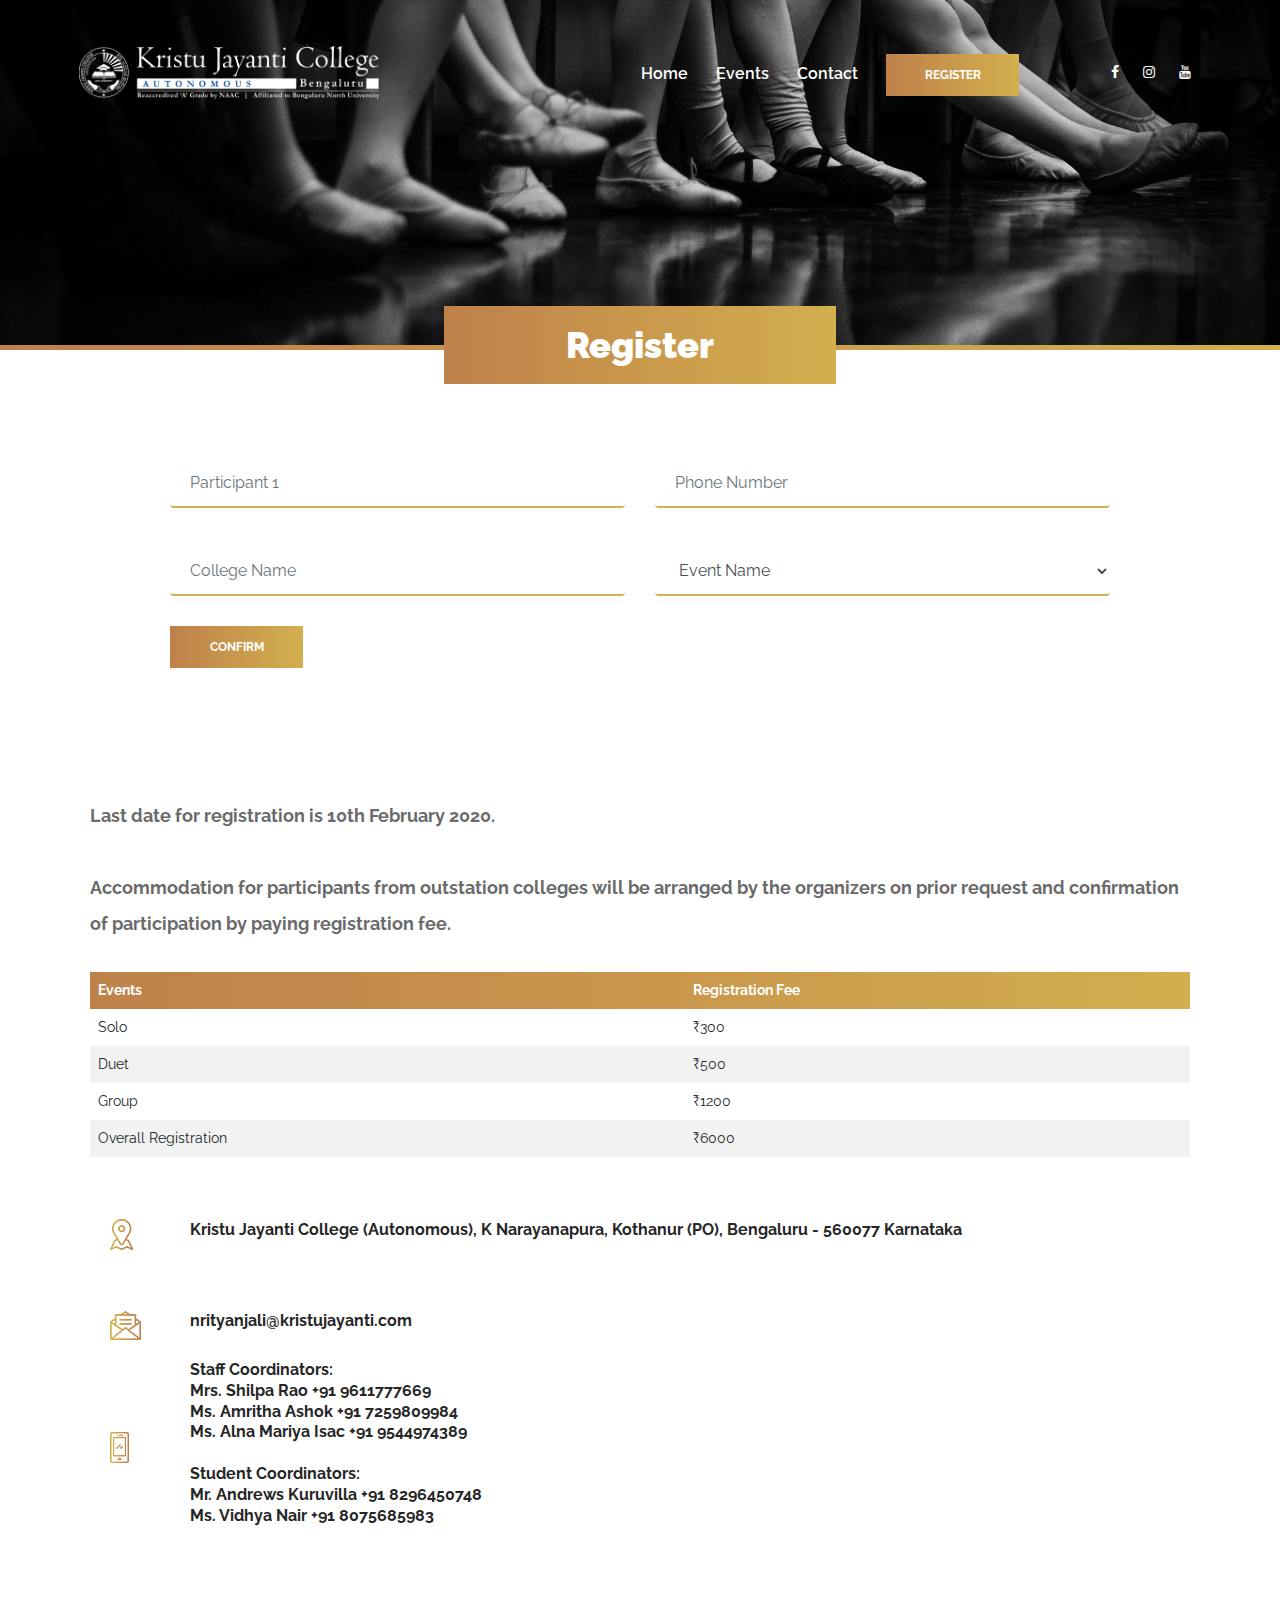
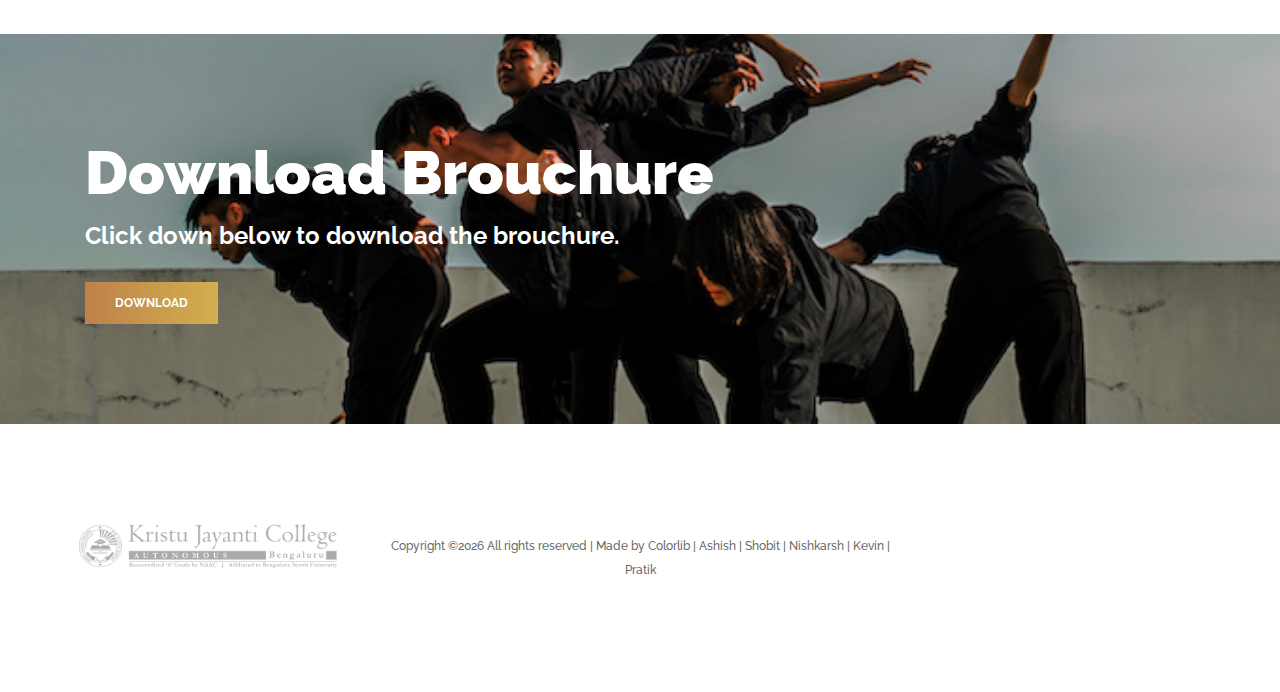
<file: register copy.html>
<!DOCTYPE html>
<html lang="en">

<head>
    <meta charset="UTF-8">
    <meta name="description" content="">
    <meta http-equiv="X-UA-Compatible" content="IE=edge">
    <meta name="viewport" content="width=device-width, initial-scale=1, shrink-to-fit=no">
    <title>Registration | Nrityanjali</title>

    <link rel="icon" href="img/core-img/favicon.ico">

    <link rel="stylesheet" href="style.css">

</head>

<body>
    <!-- ##### Preloader ##### -->
    <div class="preloader d-flex align-items-center justify-content-center">
        <div class="circle-preloader">
            <img src="img/core-img/preload.jpg" alt="">
        </div>
    </div>

    <!-- ##### Header Area Start ##### -->
    <header class="header-area">
        <!-- Navbar Area -->
        <div class="musica-main-menu">
            <div class="classy-nav-container breakpoint-off">
                <div class="container-fluid">
                    <!-- Menu -->
                    <nav class="classy-navbar justify-content-between" id="musicaNav">

                        <!-- Nav brand -->
                        <a href="index.html" class="nav-brand"><img src="img/core-img/logo.png" alt=""></a>

                        <!-- Navbar Toggler -->
                        <div class="classy-navbar-toggler">
                            <span class="navbarToggler"><span></span><span></span><span></span></span>
                        </div>

                        <!-- Menu -->
                        <div class="classy-menu">

                            <!-- close btn -->
                            <div class="classycloseIcon">
                                <div class="cross-wrap"><span class="top"></span><span class="bottom"></span></div>
                            </div>

                            <!-- Nav Start -->
                            <div class="classynav">
                                <ul>
                                    <li><a href="index.html">Home</a></li>
                                    <li><a href="events.html">Events</a></li>
                                    <li><a href="contact.html">Contact</a></li>
                                    <li><a href="register.html"><button class="musica-btn">Register</button></a></li>
                                </ul>

                                <!-- Social Button -->
                                <div class="top-social-info">
                                    <a href="#"><i class="fa fa-facebook" aria-hidden="true"></i></a>
                                    <a href="#"><i class="fa fa-instagram" aria-hidden="true"></i></a>
                                    <a href="#"><i class="fa fa-youtube" aria-hidden="true"></i></a>
                                </div>

                            </div>
                            <!-- Nav End -->
                        </div>
                    </nav>
                </div>
            </div>
        </div>
    </header>
    <!-- ##### Header Area End ##### -->

    <!-- ##### Breadcumb Area Start ##### -->
    <div class="breadcumb-area bg-img bg-overlay2" style="background-image: url(img/bg-img/breadcumb4.jpg);">
        <div class="bradcumbContent">
            <h2>Register</h2>
        </div>
    </div>
    <!-- bg gradients -->
    <div class="bg-gradients"></div>
    <!-- ##### Breadcumb Area End ##### -->

    <!-- ##### Contact Area Start ##### -->
        <div class="container">

            <div class="row">

    <form action="Functions.php" method="post" id="main_contact_form">
                                    <div class="contact_input_area">
                                        <div id="success_fail_info"></div>
                                        <div class="row">
                                            <!-- Form Group -->
                                            <div class="col-12 col-lg-6">
                                                <div class="form-group">
                                                    <input type="text" class="form-control mb-30" name="name1" id="name1" placeholder="Participant 1" required >
                                                </div>
                                            </div>
                                        
                                            <div class="col-12 col-lg-6" id="mobiles1">
                                                <div class="form-group">
                                                    <input type="text" class="form-control mb-30" name="mobiles1" id="mobile1" placeholder="Phone Number" required>
                                                </div>
                                            </div>

                                            <div class="col-15 col-lg-6">
                                                <div class="form-group">
                                                    <input type="text" class="form-control mb-30" name="clgname" id="clgname" placeholder="College Name" required>
                                                </div>
                                                
                                            </div>
                                        <div class="col-15 col-lg-6">
                                           <div class="form-group">
                                           <select class="form-control mb-30" id="add_drop" name="Event_Name" required style="height: 50px">
                                                    <option class="form-control mb-30" value="event name" selected disabled>Event Name</option>
                                                    <option class="form-control mb-30" value="adaptune">Adaptune</option>
                                                    <option class="form-control mb-30" value="classical_solo_dance">Classical Solo Dance</option>
                                                    <option class="form-control mb-30" value="folk_tribal_dance">Folk Tribal Dance</option>
                                                    <option class="form-control mb-30" value="duet">Duet</option>
                                                    <option class="form-control mb-30" value="eastern_group_dance">Eastern Group Dance</option>
                                                    <option class="form-control mb-30" value="eastern_solo_dance">Eastern Solo Dance</option>
                                                    <option class="form-control mb-30" value="theme_dance">Theme Dance</option>
                                                    <option class="form-control mb-30" value="western_group_dance">Western Group Dance</option>
                                                    <option class="form-control mb-30" value="Western Solo Dance">Western Solo Dance</option>
                                                    
                                                    </select>
                                             </div>
                                         </div>
                                            <!-- Form Group -->


                                            <div class="col-12">
                                                <button type="submit" name="submit" class="musica-btn">Confirm<i class="zmdi zmdi-long-arrow-right"></i></button>
                                            </div>
                                            
                                            <!-- Form Group -->
                                        </div>
                                        
                                    </div>
                                    
                                </form>
                            </div>
                        </div>

 <section class="contact-area mt-30">
        <div class="container">

            <div class="row">

                <div style="padding-left: 20px; padding-right: 20px">
                        
                        <p class="mb-30"><b>Last date for registration is 10th February 2020.</b><br> <br>
                            <b>Accommodation for participants from outstation colleges will be arranged by the organizers on prior request and confirmation of participation by paying registration fee.</b><br>
</p>


<table style="  border-collapse: collapse;
  width: 100%;">
  <tr>
    <th style="  text-align: left; padding: 8px;     background: -webkit-linear-gradient(to right, #BE814A, #D3AF4E);
  background: linear-gradient(to right, #BE814A, #C9984C); color: white;">Events</th>
    <th style="  text-align: left; padding: 8px;     background: -webkit-linear-gradient(to right, #BE814A, #D3AF4E);
  background: linear-gradient(to right, #C9984C, #D3AF4E); color: white;">Registration Fee</th>
  </tr>
  <tr>
    <td style="  text-align: left; padding: 8px;">Solo</td>
    <td style="  text-align: left; padding: 8px;">₹300</td>
  </tr>
  <tr style="background-color: #f2f2f2">
    <td style="  text-align: left; padding: 8px;">Duet</td>
    <td style="  text-align: left; padding: 8px;">₹500</td>
  </tr>
  <tr>
    <td style="  text-align: left; padding: 8px;">Group</td>
    <td style="  text-align: left; padding: 8px;">₹1200</td>
  </tr>
    <tr style="background-color: #f2f2f2">
    <td style="  text-align: left; padding: 8px;">Overall Registration</td>
    <td style="  text-align: left; padding: 8px;">₹6000</td>
  </tr>
</table>
                            
                            <br> <br>

                        <!-- Single Contact Info -->
                        <div class="section-padding-0-100">
                        <div class="single-contact-info d-flex align-items-center">
                            <div class="icon">
                                <img src="img/core-img/placeholder.png" alt="">
                            </div>
                            <h6>Kristu Jayanti College (Autonomous), K Narayanapura, Kothanur (PO), Bengaluru - 560077
Karnataka</h6>
                        </div>
                            <br>
                        <!-- Single Contact Info -->
                        <div class="single-contact-info d-flex align-items-center">
                            <div class="icon">
                                <img src="img/core-img/message.png" alt="">
                            </div>
                            <h6>nrityanjali@kristujayanti.com</h6>
                        </div>

                        <!-- Single Contact Info -->
                        <div class="single-contact-info d-flex align-items-center">
                            <div class="icon">
                                <img src="img/core-img/smartphone.png" alt="">
                            </div>
                            <h6>Staff Coordinators:<br>
Mrs. Shilpa Rao +91 9611777669<br>
Ms. Amritha Ashok +91 7259809984<br>
Ms. Alna Mariya Isac +91 9544974389<br>
<br>
Student Coordinators:<br>
Mr. Andrews Kuruvilla +91 8296450748<br>
Ms. Vidhya Nair +91 8075685983<br></h6>
                        </div>
                    </div>
                </div></div>
            </div>

  
    <!-- ##### CTA Area Start ##### -->
    <div class="musica-cta-area section-padding-100 bg-img bg-overlay2" style="background-image: url(img/bg-img/bg-8.jpg);">
        <div class="container">
            <div class="row">
                <div class="col-12">
                    <div class="cta-content">
                        <div class="cta-text">
                            <h2>Download Brouchure</h2>
                            <h4>Click down below to download the brouchure.</h4>
                        </div>
                        <div class="cta-btn mt-30">
                            <a href="#" class="btn musica-btn">Download</a>
                        </div>
                    </div>
                </div>
            </div>
        </div>
    </div>
    <!-- ##### CTA Area End ##### -->

    <!-- ##### Footer Area Start ##### -->
    <footer class="footer-area section-padding-100-0">
        <div class="container-fluid">
            <div class="row">

                <!-- Footer Widget Area -->
                <div class="col-12 col-md-6 col-xl-3">
                    <div class="footer-widget-area mb-100">
                          <img src="img/core-img/logo2.png" alt="">


            </div>
        </div>

                        <div class="col-12 col-lg-6">
                              <div class="footer-widget-area mb-100">
                                                <p class="copywrite-text"><a href="#"><!-- Link back to Colorlib can't be removed. Template is licensed under CC BY 3.0. -->
Copyright &copy;<script>document.write(new Date().getFullYear());</script> All rights reserved | Made by <a href="https://colorlib.com" target="_blank">Colorlib | Ashish | Shobit | Nishkarsh | Kevin | Pratik</a> 
</a></p></div>
                </div>
    </footer>
    <!-- ##### Footer Area Start ##### -->

    <!-- ##### All Javascript Script ##### -->
    <!-- jQuery-2.2.4 js -->
    <script src="js/jquery/jquery-2.2.4.min.js"></script>
    <!-- Popper js -->
    <script src="js/bootstrap/popper.min.js"></script>
    <!-- Bootstrap js -->
    <script src="js/bootstrap/bootstrap.min.js"></script>
    <!-- All Plugins js -->
    <script src="js/plugins/plugins.js"></script>
    <!-- Active js -->
    <script src="js/active.js"></script>
</body>

</html>
</file>
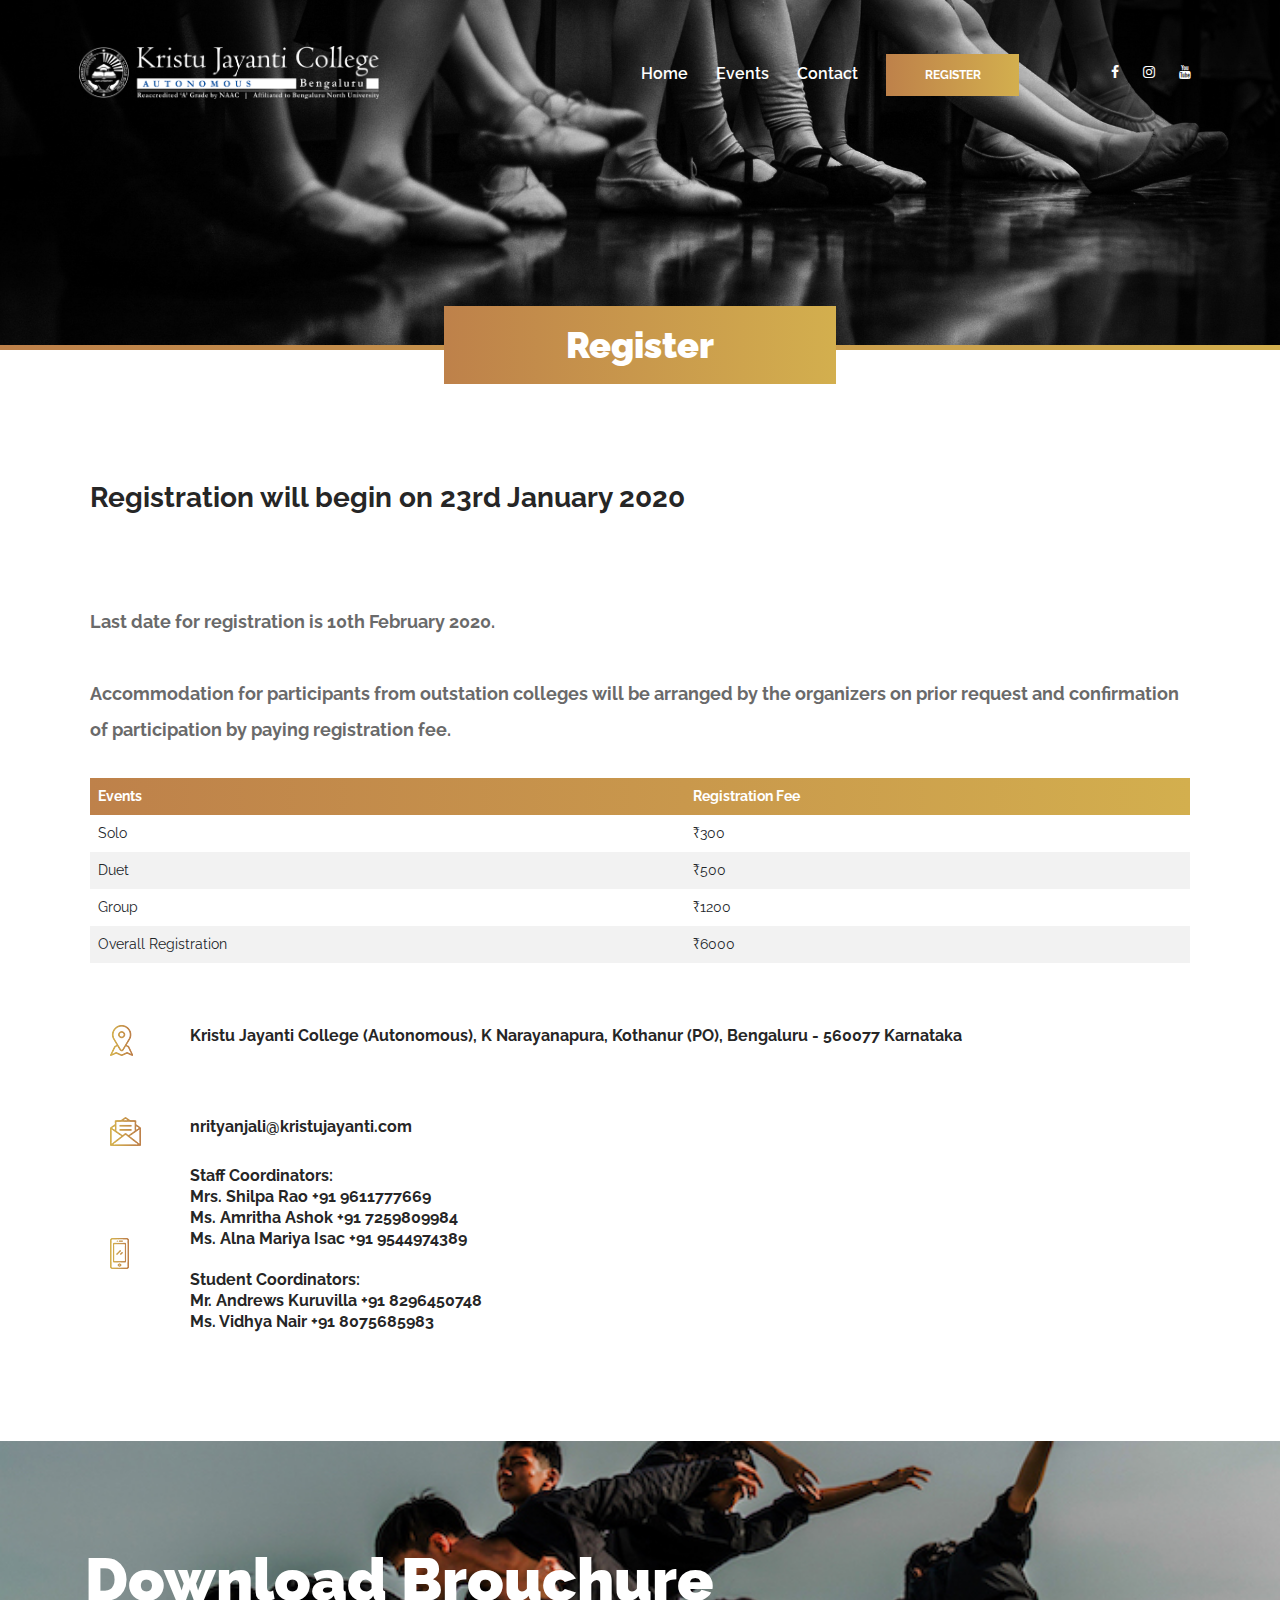
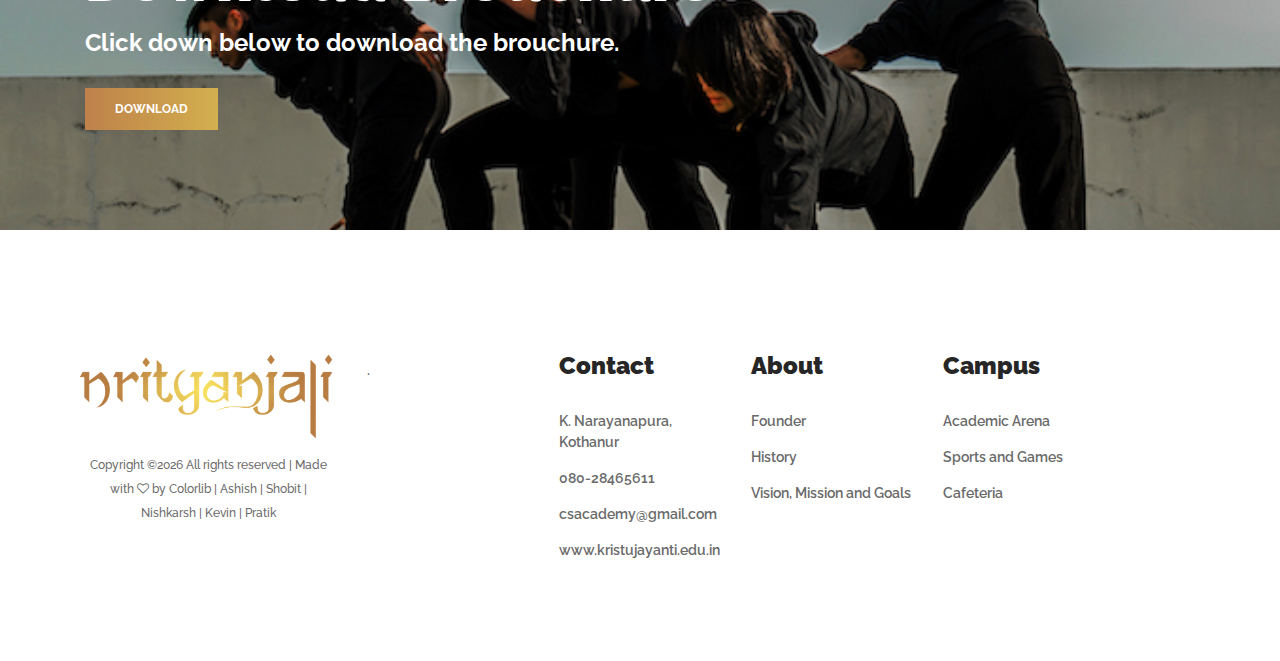
<file: register.html>
<!DOCTYPE html>
<html lang="en">

<head>
    <meta charset="UTF-8">
    <meta name="description" content="">
    <meta http-equiv="X-UA-Compatible" content="IE=edge">
    <meta name="viewport" content="width=device-width, initial-scale=1, shrink-to-fit=no">
    <title>Registration | Nrityanjali</title>

    <link rel="icon" href="img/core-img/favicon.ico">

    <link rel="stylesheet" href="style.css">

</head>

<body>
    <!-- ##### Preloader ##### -->
    <div class="preloader d-flex align-items-center justify-content-center">
        <div class="circle-preloader">
            <img src="img/core-img/preload.jpg" alt="">
        </div>
    </div>

    <!-- ##### Header Area Start ##### -->
    <header class="header-area">
        <!-- Navbar Area -->
        <div class="musica-main-menu">
            <div class="classy-nav-container breakpoint-off">
                <div class="container-fluid">
                    <!-- Menu -->
                    <nav class="classy-navbar justify-content-between" id="musicaNav">

                        <!-- Nav brand -->
                        <a href="index.html" class="nav-brand"><img src="img/core-img/logo.png" alt=""></a>

                        <!-- Navbar Toggler -->
                        <div class="classy-navbar-toggler">
                            <span class="navbarToggler"><span></span><span></span><span></span></span>
                        </div>

                        <!-- Menu -->
                        <div class="classy-menu">

                            <!-- close btn -->
                            <div class="classycloseIcon">
                                <div class="cross-wrap"><span class="top"></span><span class="bottom"></span></div>
                            </div>

                            <!-- Nav Start -->
                            <div class="classynav">
                                <ul>
                                    <li><a href="index.html">Home</a></li>
                                    <li><a href="events.html">Events</a></li>
                                    <li><a href="contact.html">Contact</a></li>
                                    <li><a href="register.html"><button class="musica-btn">Register</button></a></li>
                                </ul>

                                <!-- Social Button -->
                                <div class="top-social-info">
                                    <a href="https://www.facebook.com/KristuJayantiCollege/"><i class="fa fa-facebook" aria-hidden="true"></i></a>
                                    <a href="https://www.instagram.com/kristujayanticollegeautonomous/?hl=en"><i class="fa fa-instagram" aria-hidden="true"></i></a>
                                    <a href="https://www.youtube.com/user/kristujayanticollege"><i class="fa fa-youtube" aria-hidden="true"></i></a>
                                </div>

                            </div>
                            <!-- Nav End -->
                        </div>
                    </nav>
                </div>
            </div>
        </div>
    </header>
    <!-- ##### Header Area End ##### -->

    <!-- ##### Breadcumb Area Start ##### -->
    <div class="breadcumb-area bg-img bg-overlay2" style="background-image: url(img/bg-img/breadcumb4.jpg);">
        <div class="bradcumbContent">
            <h2>Register</h2>
        </div>
    </div>
    <!-- bg gradients -->
    <div class="bg-gradients"></div>
    <!-- ##### Breadcumb Area End ##### -->

    <!-- ##### Contact Area Start ##### -->
 <section class="contact-area mt-30">
        <div class="container">

            <div class="row">

                <div style="padding-left: 20px; padding-right: 20px; padding-top: 100px; padding-bottom: 50px;">
   <h3><center>Registration will begin on 23rd January 2020 </center></h3>

            </div>
        </div>
    </div>
</section>

 <section class="contact-area mt-30">
        <div class="container">

            <div class="row">

                <div style="padding-left: 20px; padding-right: 20px">
                        
                        <p class="mb-30"><b>Last date for registration is 10th February 2020.</b><br> <br>
                            <b>Accommodation for participants from outstation colleges will be arranged by the organizers on prior request and confirmation of participation by paying registration fee.</b><br>
</p>


<table style="  border-collapse: collapse;
  width: 100%;">
  <tr>
    <th style="  text-align: left; padding: 8px;     background: -webkit-linear-gradient(to right, #BE814A, #D3AF4E);
  background: linear-gradient(to right, #BE814A, #C9984C); color: white;">Events</th>
    <th style="  text-align: left; padding: 8px;     background: -webkit-linear-gradient(to right, #BE814A, #D3AF4E);
  background: linear-gradient(to right, #C9984C, #D3AF4E); color: white;">Registration Fee</th>
  </tr>
  <tr>
    <td style="  text-align: left; padding: 8px;">Solo</td>
    <td style="  text-align: left; padding: 8px;">₹300</td>
  </tr>
  <tr style="background-color: #f2f2f2">
    <td style="  text-align: left; padding: 8px;">Duet</td>
    <td style="  text-align: left; padding: 8px;">₹500</td>
  </tr>
  <tr>
    <td style="  text-align: left; padding: 8px;">Group</td>
    <td style="  text-align: left; padding: 8px;">₹1200</td>
  </tr>
    <tr style="background-color: #f2f2f2">
    <td style="  text-align: left; padding: 8px;">Overall Registration</td>
    <td style="  text-align: left; padding: 8px;">₹6000</td>
  </tr>
</table>
                            
                            <br> <br>

                        <!-- Single Contact Info -->
                        <div class="section-padding-0-100">
                        <div class="single-contact-info d-flex align-items-center">
                            <div class="icon">
                                <img src="img/core-img/placeholder.png" alt="">
                            </div>
                            <h6>Kristu Jayanti College (Autonomous), K Narayanapura, Kothanur (PO), Bengaluru - 560077
Karnataka</h6>
                        </div>
                            <br>
                        <!-- Single Contact Info -->
                        <div class="single-contact-info d-flex align-items-center">
                            <div class="icon">
                                <img src="img/core-img/message.png" alt="">
                            </div>
                            <h6>nrityanjali@kristujayanti.com</h6>
                        </div>

                        <!-- Single Contact Info -->
                        <div class="single-contact-info d-flex align-items-center">
                            <div class="icon">
                                <img src="img/core-img/smartphone.png" alt="">
                            </div>
                            <h6>Staff Coordinators:<br>
Mrs. Shilpa Rao +91 9611777669<br>
Ms. Amritha Ashok +91 7259809984<br>
Ms. Alna Mariya Isac +91 9544974389<br>
<br>
Student Coordinators:<br>
Mr. Andrews Kuruvilla +91 8296450748<br>
Ms. Vidhya Nair +91 8075685983<br></h6>
                        </div>
                    </div>
                </div></div>
            </div>

  


   <div class="musica-cta-area section-padding-100 bg-img bg-overlay2" style="background-image: url(img/bg-img/bg-8.jpg);">
        <div class="container">
            <div class="row">
                <div class="col-12">
                    <div class="cta-content">
                        <div class="cta-text">
                            <h2>Download Brouchure</h2>
                            <h4>Click down below to download the brouchure.</h4>
                        </div>
                        <div class="cta-btn mt-30">
                            <a href="Brouchure.pdf" class="btn musica-btn">Download</a>
                        </div>
                    </div>
                </div>
            </div>
        </div>
    </div>

    <!-- ##### Footer Area Start ##### -->
    <footer class="footer-area section-padding-100-0">
        <div class="container-fluid">
            <div class="row">

                <!-- Footer Widget Area -->
                    <div class="col-12 col-md-6 col-xl-3">
                    <div class="footer-widget-area mb-100">
                        <a href="https://kristujayanti.edu.in/home/index.php"><img src="img/core-img/nrit.png" alt="" style="padding-top: 20px"></a>
                        <p class="copywrite-text"><a href="#"><!-- Link back to Colorlib can't be removed. Template is licensed under CC BY 3.0. -->
Copyright &copy;<script>document.write(new Date().getFullYear());</script> All rights reserved | Made with <i class="fa fa-heart-o" aria-hidden="true"></i> by <a href="https://colorlib.com" target="_blank">Colorlib</a> | <a href="https://www.instagram.com/crazyash6/">Ashish</a> | <a href="https://www.instagram.com/mr_vincere/">Shobit</a> |   <a href="https://www.instagram.com/im_nishu1712/">Nishkarsh</a> | <a href="https://www.instagram.com/kevinvictor_philips/">Kevin</a> | <a href="https://www.instagram.com/gryffyndor.stark/">Pratik</a>
<!-- Link back to Colorlib can't be removed. Template is licensed under CC BY 3.0. -->
</p>
                    </div>
                </div>

                <!-- Footer Widget Area -->
                <div class="col-12 col-sm-4 col-xl-2">
                    <div class="footer-widget-area mb-100">
                        <div class="widget-title">
                            <h4></h4>
                        </div>
                        <nav>
                            <ul class="footer-nav">
                                <li><a>.</a></li>
                            </ul>
                        </nav>
                    </div>
                </div>

                <!-- Footer Widget Area -->
                <div class="col-12 col-sm-4 col-xl-2">
                    <div class="footer-widget-area mb-100">
                        <div class="widget-title">
                            <h4>Contact</h4>
                        </div>
                        <nav>
                            <ul class="footer-nav">
                                <li><a href="https://g.page/KJC-Bangalore?share">K. Narayanapura, Kothanur</a></li>
                                <li><a>080-28465611</a></li>
                                <li><a >csacademy@gmail.com</a></li>
                                <li><a href="https://kristujayanti.edu.in/home/index.php">www.kristujayanti.edu.in</a></li>
                            </ul>
                        </nav>
                    </div>
                </div>

                <!-- Footer Widget Area -->
                <div class="col-12 col-sm-4 col-xl-2">
                    <div class="footer-widget-area mb-100">
                        <div class="widget-title">
                            <h4>About</h4>
                        </div>
                        <nav>
                            <ul class="footer-nav">
                                <li><a href="https://kristujayanti.edu.in/about/founder.php">Founder</a></li>
                                <li><a href="https://kristujayanti.edu.in/about/history.php">History</a></li>
                                <li><a href="https://kristujayanti.edu.in/about/vision_mission_goals.php">Vision, Mission and Goals</a></li>
                            </ul>
                        </nav>
                    </div>
                </div>

                              <!-- Footer Widget Area -->
                <div class="col-12 col-sm-4 col-xl-2">
                    <div class="footer-widget-area mb-100">
                        <div class="widget-title">
                            <h4>Campus</h4>
                        </div>
                        <nav>
                            <ul class="footer-nav">
                                <li><a href="https://kristujayanti.edu.in/campus/academic_arena.php">Academic Arena</a></li>
                                <li><a href="https://kristujayanti.edu.in/campus/sports_games.php">Sports and Games</a></li>
                                <li><a href="https://kristujayanti.edu.in/campus/cafeteria.php">Cafeteria</a></li>
                            </ul>
                        </nav>
                    </div>
                </div>
            </div>
        </div>
    </footer>
    <!-- ##### Footer Area Start ##### -->

    <!-- ##### All Javascript Script ##### -->
    <!-- jQuery-2.2.4 js -->
    <script src="js/jquery/jquery-2.2.4.min.js"></script>
    <!-- Popper js -->
    <script src="js/bootstrap/popper.min.js"></script>
    <!-- Bootstrap js -->
    <script src="js/bootstrap/bootstrap.min.js"></script>
    <!-- All Plugins js -->
    <script src="js/plugins/plugins.js"></script>
    <!-- Active js -->
    <script src="js/active.js"></script>
</body>

</html>
</file>
<file: style.css>
/* [Master Stylesheet - v1.0] */
/* =========== Index of CSS ===========
:: 1.0 Import Fonts
:: 2.0 Import All CSS 
    :: 3.1.0 Spacing
    :: 3.2.0 Height
:: 3.0 Base CSS
    :: 3.3.0 Section Padding
    :: 3.4.0 Section Heading
    :: 3.5.0 Preloader
    :: 3.6.0 Miscellaneous
    :: 3.7.0 ScrollUp
    :: 3.8.0 Musica Button
:: 4.0 Header Area CSS
:: 5.0 Hero Slides Area
:: 6.0 About Us CSS
:: 7.0 Career Timeline CSS
:: 8.0 Upcoming Shows Area CSS
:: 9.0 Featured Shows Area CSS
:: 10.0 Search Your Shows Area CSS
:: 11.0 Music Player Area CSS
:: 12.0 Featured Album Area CSS
:: 13.0 Music Artists Area CSS
:: 14.0 Services Area CSS
:: 15.0 Footer Area CSS
:: 16.0 Breadcumb Area CSS
:: 17.0 CTA Area CSS
:: 18.0 Blog Area CSS
:: 19.0 Skills Area CSS
:: 20.0 Contact Area CSS
:: 21.0 Elements Area CSS
    :: 21.1.0 Single Cool Facts CSS
    :: 21.2.0 Accordians Area CSS
    :: 21.3.0 Tabs Area CSS
*/
/* :: 1.0 Import Fonts */
@import url('https://fonts.googleapis.com/css?family=Raleway&display=swap');
/* :: 2.0 Import All CSS */
@import url(css/bootstrap.min.css);
@import url(css/classy-nav.css);
@import url(css/owl.carousel.min.css);
@import url(css/animate.css);
@import url(css/magnific-popup.css);
@import url(css/font-awesome.min.css);
@import url(css/audioplayer.css);
/* :: 3.0 Base CSS */
* {
  margin: 0;
  padding: 0; }

body {
  font-family: "Raleway", sans-serif;
  font-size: 14px; }

.dark{
  color: black;
}

.mastext{
  color: black;
  font-style: italic;
  font-size: 20px;
  text-align: center;
  font-style: bold;
}

#myVideo{
    min-width: 100%;
  min-height: 100%;
}

h1,
h2,
h3,
h4,
h5,
h6 {
  font-family: "Raleway", sans-serif;
  color: #262626;
  line-height: 1.3;
  font-weight: 700; }

p {
  font-family: "Raleway", sans-serif;
  color: #6a6a6a;
  font-size: 18px;
  line-height: 2;
  font-weight: 500; }

form{
  padding: 100px;
  background-color: white;
}


.form-control{
  width: 100%;
  height: 50px;
  padding: 12px 20px;
  margin: 8px 0;
  box-sizing: border-box;
  border: none;
  border-bottom: 2px solid #D3AF4E;
}




a,
a:hover,
a:focus {
  -webkit-transition-duration: 500ms;
  transition-duration: 500ms;
  text-decoration: none;
  outline: 0 solid transparent;
  color: red;
  font-weight: 600;
  font-size: 14px;
  font-family: "Raleway", sans-serif; }

  .nrbtn {
  color: none;
  padding: 16px 32px;
  text-align: center;
  text-decoration: none;
  display: inline-block;
  font-size: 16px;
  margin: 4px 2px;
  -webkit-transition-duration: 0.4s; /* Safari */
  transition-duration: 0.4s;
  cursor: pointer;
  background-color: transparent; 
  color: white; 
  border: 2px solid white;
}

.nrbtn:hover {
  background-color: black;
  color: white;
}

.eventlist{
 font-size: 18px;
      font-weight: 900;
      color: rgba(255, 255, 255, 0.7);
}

.guide{
 font-size: 18px;
      font-weight: 900;
      color: grey;
}

ul,
ol {
  margin: 0; }
  ul li,
  ol li {
    list-style: none; }

img {
  height: auto;
  max-width: 100%; }

/* :: 3.1.0 Spacing */
.mt-15 {
  margin-top: 15px !important; }

.mt-30 {
  margin-top: 30px !important; }

.mt-50 {
  margin-top: 50px !important; }

.mt-70 {
  margin-top: 70px !important; }

.mt-100 {
  margin-top: 100px !important; }

.mb-15 {
  margin-bottom: 15px !important; }

.mb-30 {
  margin-bottom: 30px !important; }

.mb-50 {
  margin-bottom: 50px !important; }

.mb-70 {
  margin-bottom: 70px !important; }

.mb-100 {
  margin-bottom: 100px !important; }

.ml-15 {
  margin-left: 15px !important; }

.ml-30 {
  margin-left: 30px !important; }

.ml-50 {
  margin-left: 50px !important; }

.mr-15 {
  margin-right: 15px !important; }

.mr-30 {
  margin-right: 30px !important; }

.mr-50 {
  margin-right: 50px !important; }

/* :: 3.2.0 Height */
.height-400 {
  height: 400px !important; }

.height-500 {
  height: 500px !important; }

.height-600 {
  height: 600px !important; }

.height-700 {
  height: 700px !important; }

.height-800 {
  height: 800px !important; }

/* :: 3.3.0 Section Padding */
.section-padding-100 {
  padding-top: 100px;
  padding-bottom: 100px; }

.section-padding-100-0 {
  padding-top: 100px;
  padding-bottom: 0; }

.section-padding-50-0{
  padding-top: 50px;
}

.section-padding-0-100{
  padding-bottom: 100px;
}

.section-padding-0-100 {
  padding-top: 0;
  padding-bottom: 100px; }

.section-padding-100-70 {
  padding-top: 100px;
  padding-bottom: 70px; }

/* :: 3.4.0 Section Heading */
.section-heading {
  position: relative;
  z-index: 1;
  margin-bottom: 70px;
  text-align: center; }
  .section-heading h2 {
    font-size: 48px;
    color: #ffffff;
    text-transform: uppercase;
    font-weight: 900; }
    @media only screen and (min-width: 992px) and (max-width: 1199px) {
      .section-heading h2 {
        font-size: 40px; } }
    @media only screen and (min-width: 768px) and (max-width: 991px) {
      .section-heading h2 {
        font-size: 36px; } }
    @media only screen and (max-width: 767px) {
      .section-heading h2 {
        font-size: 24px; } }
  .section-heading h6 {
    font-size: 16px;
    margin-bottom: 0;
    color: #c5afd9; }
  .section-heading.dark h2 {
    color: #262626; }
  .section-heading.dark h6 {
    color: #c1c1c1; }

/* :: 3.5.0 Preloader */
.preloader {
  background-color: black;
  width: 100%;
  height: 100%;
  position: fixed;
  top: 0;
  left: 0;
  right: 0;
  z-index: 9999; }
  .preloader .circle-preloader {
    -webkit-animation: spin 900ms infinite linear;
    animation: spin 2000ms infinite linear; }
@-webkit-keyframes spin {
  100% {
    -webkit-transform: rotate(360deg);
    transform: rotate(360deg); } }
@keyframes spin {
  100% {
    -webkit-transform: rotate(360deg);
    transform: rotate(360deg); } }
/* :: 3.6.0 Miscellaneous */
.bg-img {
  background-position: center center;
  background-size: cover;
  background-repeat: no-repeat; }

.bg-white {
  background-color: #ffffff !important; }

.bg-dark {
  background-color: #000000 !important; }

.bg-transparent {
  background-color: transparent !important; }

.font-bold {
  font-weight: 700; }

.font-light {
  font-weight: 300; }

.bg-overlay {
  position: relative;
  z-index: 2;
  background-position: center center;
  background-size: cover; }
  .bg-overlay::after {
    position: absolute;
    z-index: -1;
    top: 0;
    left: 0;
    width: 100%;
    height: 100%;
    content: ""; }

.bg-overlay2 {
  position: relative;
  z-index: 2;
  background-position: center center;
  background-size: cover; }
  .bg-overlay2::after {
    position: absolute;
    z-index: -1;
    top: 0;
    left: 0;
    width: 100%;
    height: 100%;
    content: ""; }

.bg-fixed {
  background-attachment: fixed !important; }

.bg-gradients {
  position: relative;
  z-index: 1;
  width: 100%;
  height: 5px;
  background: #cc1573;
  background: -webkit-linear-gradient(to right, #BE814A, #D3AF4E);
  background: linear-gradient(to right, #BE814A, #D3AF4E); }

/* :: 3.7.0 ScrollUp */
#scrollUp {
  background: #cc1573;
  background: -webkit-linear-gradient(to right, #BE814A, #D3AF4E);
  background: linear-gradient(to right, #BE814A, #D3AF4E);
  border-radius: 0;
  bottom: 50px;
  box-shadow: 0 2px 6px 0 rgba(0, 0, 0, 0.3);
  color: #ffffff;
  font-size: 24px;
  height: 40px;
  line-height: 40px;
  right: 50px;
  text-align: center;
  width: 40px;
  -webkit-transition-duration: 500ms;
  transition-duration: 500ms; }

/* :: 3.8.0 Musica Button */
.musica-btn {
  background: #cc1573;
  background: -webkit-linear-gradient(to right, #BE814A, #D3AF4E);
  background: linear-gradient(to right, #BE814A, #D3AF4E);
  -webkit-transition-duration: 200ms;
  transition-duration: 200ms;
  position: relative;
  z-index: 1;
  display: inline-block;
  min-width: 133px;
  height: 42px;
  color: #ffffff;
  border: none;
  border-radius: 0;
  padding: 0 20px;
  font-size: 12px;
  line-height: 42px;
  font-weight: 700;
  text-transform: uppercase; }
  .musica-btn:hover, .musica-btn:focus {
    font-size: 12px;
    font-weight: 700;
    box-shadow: 0 0 20px 0 rgba(0, 0, 0, 0.3);
    color: #ffffff; }
  .musica-btn.btn-2 {
    background: #262626; }
    .musica-btn.btn-2:hover, .musica-btn.btn-2:focus {
      background: #bd177a;
      box-shadow: none;
      color: #ffffff; }
  .musica-btn.btn-3 {
    color: #bd177a;
    line-height: 42px;
    padding: 0 15px;
    width: 133px;
    height: 42px;
    border-left: 3px solid #cc1573;
    border-right: 3px solid #5722a9;
    background-position: 0 0, 0 100%;
    background-repeat: no-repeat;
    background-size: 100% 3px;
    background-image: -webkit-linear-gradient(left, #BE814A 0%, #D3AF4E 100%), -webkit-linear-gradient(left, #BE814A 0%, #D3AF4E 100%);
    background-image: linear-gradient(to right, #BE814A 0%, #D3AF4E 100%), linear-gradient(to right, #BE814A 0%, #D3AF4E 100%); }
    .musica-btn.btn-3::after {
      -webkit-transition-duration: 750ms;
      transition-duration: 750ms;
      color: #ffffff;
      background: #cc1573;
      background: -webkit-linear-gradient(to right, #BE814A, #D3AF4E);
      background: -webkit-linear-gradient(left, #BE814A, #D3AF4E);
      background: linear-gradient(to right, #BE814A, #D3AF4E);
      content: '';
      position: absolute;
      width: 100%;
      height: 100%;
      top: 0;
      left: 0;
      z-index: -1;
      opacity: 0;
      visibility: hidden; }
    .musica-btn.btn-3:hover, .musica-btn.btn-3:focus {
      box-shadow: none;
      color: #ffffff; }
    .musica-btn.btn-3:hover::after, .musica-btn.btn-3:focus::after {
      opacity: 1;
      visibility: visible; }

/* :: 4.0 Header Area CSS */
.header-area {
  position: absolute;
  z-index: 100;
  width: 100%;
  top: 30px;
  left: 0;
  z-index: 1000; }
  .header-area .musica-main-menu {
    position: relative;
    width: 100%;
    height: 85px;
    background-color: transparent;
    padding: 0 5%; }
    @media only screen and (max-width: 767px) {
      .header-area .musica-main-menu {
        height: 70px; } }
    .header-area .musica-main-menu .classy-nav-container {
      background-color: transparent; }
    .header-area .musica-main-menu .classy-navbar {
      background-color: transparent;
      height: 85px;
      padding: 0; }
      @media only screen and (max-width: 767px) {
        .header-area .musica-main-menu .classy-navbar {
          height: 70px; } }
      .header-area .musica-main-menu .classy-navbar .classynav ul li a {
        font-weight: 600;
        text-transform: capitalize;
        color: #ffffff;
        font-size: 16px; }
        @media only screen and (min-width: 992px) and (max-width: 1199px) {
          .header-area .musica-main-menu .classy-navbar .classynav ul li a {
            font-size: 14px;
            padding: 0 10px; } }
        .header-area .musica-main-menu .classy-navbar .classynav ul li a:hover, .header-area .musica-main-menu .classy-navbar .classynav ul li a:focus {
          color: #bd177a; }
        @media only screen and (min-width: 768px) and (max-width: 991px) {
          .header-area .musica-main-menu .classy-navbar .classynav ul li a {
            background-color: #0c0527; } }
        @media only screen and (max-width: 767px) {
          .header-area .musica-main-menu .classy-navbar .classynav ul li a {
            background-color: #0c0527; } }
      .header-area .musica-main-menu .classy-navbar .classynav ul li.megamenu-item > a::after,
      .header-area .musica-main-menu .classy-navbar .classynav ul li.has-down > a::after {
        color: #ffffff; }
      .header-area .musica-main-menu .classy-navbar .classynav ul li ul li a {
        color: #262626; }
        @media only screen and (min-width: 992px) and (max-width: 1199px) {
          .header-area .musica-main-menu .classy-navbar .classynav ul li ul li a {
            padding: 0 15px; } }
        @media only screen and (min-width: 768px) and (max-width: 991px) {
          .header-area .musica-main-menu .classy-navbar .classynav ul li ul li a {
            color: #ffffff; } }
        @media only screen and (max-width: 767px) {
          .header-area .musica-main-menu .classy-navbar .classynav ul li ul li a {
            color: #ffffff; } }
    .header-area .musica-main-menu .top-social-info {
      margin-left: 70px; }
      @media only screen and (min-width: 992px) and (max-width: 1199px) {
        .header-area .musica-main-menu .top-social-info {
          margin-left: 40px; } }
      @media only screen and (min-width: 768px) and (max-width: 991px) {
        .header-area .musica-main-menu .top-social-info {
          margin-left: 0;
          margin-top: 30px; } }
      @media only screen and (max-width: 767px) {
        .header-area .musica-main-menu .top-social-info {
          margin-left: 0;
          margin-top: 30px; } }
      .header-area .musica-main-menu .top-social-info a {
        display: inline-block;
        color: #ffffff;
        padding: 0 10px;
        font-size: 14px; }
        @media only screen and (min-width: 992px) and (max-width: 1199px) {
          .header-area .musica-main-menu .top-social-info a {
            padding: 0 5px; } }
  .header-area .is-sticky .musica-main-menu {
    position: fixed;
    width: 100%;
    height: 85px;
    top: 0;
    left: 0;
    z-index: 9999;
    background-color: black;
    box-shadow: 0 5px 50px 15px rgba(0, 0, 0, 0.2); }
    @media only screen and (max-width: 767px) {
      .header-area .is-sticky .musica-main-menu {
        height: 70px; } }

.classy-navbar .nav-brand {
  max-width: 300px; }

@media only screen and (min-width: 768px) and (max-width: 991px) {
  .breakpoint-on .classy-navbar .classy-menu {
    background-color: #0c0527; } }
@media only screen and (max-width: 767px) {
  .breakpoint-on .classy-navbar .classy-menu {
    background-color: #0c0527; } }

@media only screen and (min-width: 768px) and (max-width: 991px) {
  .classynav ul li .megamenu .single-mega.cn-col-4 {
    padding: 0; } }
@media only screen and (max-width: 767px) {
  .classynav ul li .megamenu .single-mega.cn-col-4 {
    padding: 0; } }

.classycloseIcon .cross-wrap span {
  background: #ffffff; }

/* :: 5.0 Hero Slides Area */
.hero-area {
  position: relative;
  z-index: 1; 
  height: 100%; 
  background-position: center;
  background-repeat: no-repeat;
  background-size: cover;

}
.slide-down {
  position: absolute;
  bottom: 15px;
  z-index: 100;
  left: 50%;
  -webkit-transform: translateX(-50%);
  transform: translateX(-50%);
  cursor: pointer; }
  .slide-down h6 {
    font-size: 16px;
    color: #D3AF4E;
    font-weight: 600;
    margin-bottom: 15px; }
  .slide-down .line {
    width: 3px;
    height: 60px;
    margin: 0 auto;
    background-color: #D3AF4E;
    -webkit-animation: slide_down 2s linear infinite;
    animation: slide_down 2s linear infinite; }

@-webkit-keyframes slide_down {
  0% {
    opacity: 1; }
  50% {
    opacity: 0; }
  100% {
    opacity: 1; } }
@keyframes slide_down {
  0% {
    opacity: 1; }
  50% {
    opacity: 0; }
  100% {
    opacity: 1; } }
.hero-slides {
  position: relative;
  z-index: 1; }

.single-hero-slide {
  width: 100%;
  height: 950px;
  position: relative;
  z-index: 1;
  padding: 0 30px;
  overflow: hidden; }
  @media only screen and (min-width: 992px) and (max-width: 1199px) {
    .single-hero-slide {
      height: 700px; } }
  @media only screen and (min-width: 768px) and (max-width: 991px) {
    .single-hero-slide {
      height: 650px; } }
  @media only screen and (max-width: 767px) {
    .single-hero-slide {
      height: 600px; } }
  .single-hero-slide::after {
    position: absolute;
    width: 100%;
    height: 100%;
    z-index: -5;
    top: 0;
    left: 0;
    background-color: rgba(0, 0, 0, 0.5);
    content: ''; }
  .single-hero-slide .slide-img {
    position: absolute;
    width: 100%;
    height: 100%;
    z-index: -10;
    left: 0;
    right: 0;
    top: 0;
    bottom: 0; }
  .single-hero-slide .big-text {
    position: absolute;
    color: rgba(255, 255, 255, 0.1);
    font-size: 600px;
    z-index: -10;
    margin-bottom: 0; }
    @media only screen and (min-width: 992px) and (max-width: 1199px) {
      .single-hero-slide .big-text {
        font-size: 350px; } }
    @media only screen and (min-width: 768px) and (max-width: 991px) {
      .single-hero-slide .big-text {
        font-size: 300px; } }
    @media only screen and (max-width: 767px) {
      .single-hero-slide .big-text {
        font-size: 120px; } }
  .single-hero-slide .hero-slides-content {
    display: inline-block; }
    .single-hero-slide .hero-slides-content h2 {
      position: relative;
      z-index: 1;
      font-size: 172px;
      color: #ffffff;
      margin-bottom: 0;
      font-weight: 600;
      text-shadow: 18px 0 0 rgba(255, 45, 109, 0.2);
      display: inline-block; }
      @media only screen and (min-width: 768px) and (max-width: 991px) {
        .single-hero-slide .hero-slides-content h2 {
          font-size: 130px; } }
      @media only screen and (max-width: 767px) {
        .single-hero-slide .hero-slides-content h2 {
          font-size: 60px; } }
      .single-hero-slide .hero-slides-content h2 span {
        position: absolute;
        top: 0;
        left: -18px;
        font-size: 172px;
        color: rgba(132, 57, 255, 0.2);
        margin-bottom: 0;
        font-weight: 600;
        text-shadow: none;
        z-index: -5; }
        @media only screen and (min-width: 768px) and (max-width: 991px) {
          .single-hero-slide .hero-slides-content h2 span {
            font-size: 100 px; } }
        @media only screen and (max-width: 767px) {
          .single-hero-slide .hero-slides-content h2 span {
            font-size: 60px; } }
    .single-hero-slide .hero-slides-content p {
      text-align: right;
      font-size: 60px;
      margin-top: -70px;
      color: #ffffff;
      font-family: "Allura", cursive; }
      @media only screen and (max-width: 767px) {
        .single-hero-slide .hero-slides-content p {
          font-size: 30px;
          margin-top: -20px; } }

.hero-slides .owl-item.active .single-hero-slide .slide-img {
  -webkit-animation: slide 15s linear infinite;
  animation: slide 15s linear infinite; }

@-webkit-keyframes slide {
  0% {
    -webkit-transform: scale(1);
    transform: scale(1); }
  50% {
    -webkit-transform: scale(1.3);
    transform: scale(1.3); }
  100% {
    -webkit-transform: scale(1);
    transform: scale(1); } }
@keyframes slide {
  0% {
    -webkit-transform: scale(1);
    transform: scale(1); }
  50% {
    -webkit-transform: scale(1.3);
    transform: scale(1.3); }
  100% {
    -webkit-transform: scale(1);
    transform: scale(1); } }
/* :: 6.0 About Us CSS */
.parallax {
  background-image: url("img_parallax.jpg");
  min-height: 500px; 
  background-attachment: fixed;
  background-position: center;
  background-repeat: no-repeat;
  background-size: cover;
}
.about-content h4 {
  color: #ffffff;
  margin-bottom: 50px; }
.about-content p {
  color: #ffffff; }

.about--content h4 {
  margin-bottom: 35px; }
.about--content .key-notes {
  position: relative;
  z-index: 1;
  margin-top: 50px; }
  .about--content .key-notes li {
    font-weight: 600;
    font-size: 15px;
    color: #6a6a6a;
    margin: 20px 0;
    display: -webkit-box;
    display: -ms-flexbox;
    display: flex; }
    .about--content .key-notes li .check {
      margin-right: 10px;
      -webkit-box-flex: 0;
      -ms-flex: 0 0 30px;
      flex: 0 0 30px;
      max-width: 30px;
      width: 30px; }

/* :: 7.0 Career Timeline CSS */
.career-timeline-area {
  position: relative;
  z-index: 1;
  background-color: black; }
  .career-timeline-area .first-img {
    position: absolute;
    z-index: -5;
    bottom: 0;
    left: 0; }
  .career-timeline-area .second-img {
    position: absolute;
    z-index: -5;
    right: 0; }


.single-timeline-area {
  position: relative;
  z-index: 1;
  margin-bottom: 50px; }
  .single-timeline-area:last-child {
    margin-bottom: 0; }
  .single-timeline-area:nth-child(even) {
    margin-left: 20%; }
    @media only screen and (max-width: 767px) {
      .single-timeline-area:nth-child(even) {
        margin-left: 10%; } }
  .single-timeline-area .timeline-date {
    -webkit-box-flex: 0;
    -ms-flex: 0 0 120px;
    flex: 0 0 120px;
    width: 120px; }
    @media only screen and (max-width: 767px) {
      .single-timeline-area .timeline-date {
        -webkit-box-flex: 0;
        -ms-flex: 0 0 90px;
        flex: 0 0 90px;
        width: 90px; } }
    .single-timeline-area .timeline-date h2 {
      font-size: 48px;
      line-height: 1;
      text-align: center;
      color: #bd177a; }
      .single-timeline-area .timeline-date h2 span {
        display: block;
        font-size: 16px;
        color: #ffffff;
        font-weight: 500; }
  .single-timeline-area .timeline-content {
    margin-top: 45px; }
    .single-timeline-area .timeline-content h5 {
      font-size: 18px;
      font-weight: 900;
      color: #ffffff;
      text-transform: uppercase;
      margin-bottom: 15px; }
    .single-timeline-area .timeline-content p {
      margin-bottom: 0;
      color: rgba(255, 255, 255, 0.7); }

.timeline-btn a:hover, .timeline-btn a:focus {
  box-shadow: 0 0 60px rgba(255, 255, 255, 0.5); }

/* :: 8.0 Upcoming Shows Area CSS */
.upcoming-shows-area {
  position: relative;
  z-index: 1;
  background-color: black;
   }

.single-upcoming-shows {
  position: relative;
  z-index: 1;
  border-bottom: 1px solid #49445d;
  padding: 30px 0; }
  .single-upcoming-shows:first-child {
    padding-top: 0; }
  .single-upcoming-shows:last-child {
    padding-bottom: 0;
    border-bottom: none; }
  .single-upcoming-shows .shows-date {
    -webkit-box-flex: 0;
    -ms-flex: 0 0 10%;
    flex: 0 0 10%;
    max-width: 10%;
    width: 10%; }
    @media only screen and (max-width: 767px) {
      .single-upcoming-shows .shows-date {
        -webkit-box-flex: 0;
        -ms-flex: 0 0 100%;
        flex: 0 0 100%;
        max-width: 100%;
        width: 100%;
        margin-bottom: 30px; } }
    .single-upcoming-shows .shows-date h2 {
      font-size: 48px;
      color: #ffffff;
      text-align: center;
      margin-bottom: 0;
      line-height: 1; }
      .single-upcoming-shows .shows-date h2 span {
        font-size: 16px;
        color: #ffffff;
        font-weight: 500;
        display: block;
        line-height: 1.3; }
      @media only screen and (min-width: 768px) and (max-width: 991px) {
        .single-upcoming-shows .shows-date h2 {
          font-size: 36px; } }
  .single-upcoming-shows .shows-desc {
    -webkit-box-flex: 0;
    -ms-flex: 0 0 40%;
    flex: 0 0 40%;
    max-width: 40%;
    width: 40%; }
    @media only screen and (max-width: 767px) {
      .single-upcoming-shows .shows-desc {
        -webkit-box-flex: 0;
        -ms-flex: 0 0 100%;
        flex: 0 0 100%;
        max-width: 100%;
        width: 100%;
        margin-bottom: 30px; } }
    .single-upcoming-shows .shows-desc .shows-img {
      -webkit-box-flex: 0;
      -ms-flex: 0 0 84px;
      flex: 0 0 84px;
      max-width: 84px;
      width: 84px;
      margin-right: 15px; }
      @media only screen and (min-width: 768px) and (max-width: 991px) {
        .single-upcoming-shows .shows-desc .shows-img {
          -webkit-box-flex: 0;
          -ms-flex: 0 0 60px;
          flex: 0 0 60px;
          max-width: 60px;
          width: 60px; } }
    .single-upcoming-shows .shows-desc .shows-name h6 {
      font-weight: 900;
      color: #ffffff;
      text-transform: uppercase;
      margin-bottom: 0; }
      @media only screen and (min-width: 768px) and (max-width: 991px) {
        .single-upcoming-shows .shows-desc .shows-name h6 {
          font-size: 13px; } }
    .single-upcoming-shows .shows-desc .shows-name p {
      margin-bottom: 0;
      color: #ffffff; }
  .single-upcoming-shows .shows-location {
    -webkit-box-flex: 0;
    -ms-flex: 0 0 20%;
    flex: 0 0 20%;
    max-width: 20%;
    width: 20%; }
    @media only screen and (max-width: 767px) {
      .single-upcoming-shows .shows-location {
        -webkit-box-flex: 0;
        -ms-flex: 0 0 50%;
        flex: 0 0 50%;
        max-width: 50%;
        width: 50%;
        margin-bottom: 30px;
        text-align: center; } }
    .single-upcoming-shows .shows-location p {
      margin-bottom: 0;
      color: #ffffff; }
  .single-upcoming-shows .shows-time {
    -webkit-box-flex: 0;
    -ms-flex: 0 0 10%;
    flex: 0 0 10%;
    max-width: 10%;
    width: 10%; }
    @media only screen and (max-width: 767px) {
      .single-upcoming-shows .shows-time {
        -webkit-box-flex: 0;
        -ms-flex: 0 0 50%;
        flex: 0 0 50%;
        max-width: 50%;
        width: 50%;
        margin-bottom: 30px;
        text-align: center; } }
    .single-upcoming-shows .shows-time p {
      margin-bottom: 0;
      color: #ffffff; }
  .single-upcoming-shows .buy-tickets {
    -webkit-box-flex: 0;
    -ms-flex: 0 0 20%;
    flex: 0 0 20%;
    max-width: 20%;
    width: 20%; }
    @media only screen and (max-width: 767px) {
      .single-upcoming-shows .buy-tickets {
        -webkit-box-flex: 0;
        -ms-flex: 0 0 100%;
        flex: 0 0 100%;
        max-width: 100%;
        width: 100%; } }
    .single-upcoming-shows .buy-tickets p {
      margin-bottom: 0;
      color: #ffffff; }
    .single-upcoming-shows .buy-tickets a {
      display: block; }
      .single-upcoming-shows .buy-tickets a:hover, .single-upcoming-shows .buy-tickets a:focus {
        box-shadow: 0 0 60px rgba(255, 255, 255, 0.5); }

/* :: 9.0 Featured Shows Area CSS */
.single-featured-shows {
  position: relative;
  z-index: 1;
  overflow: hidden; }
  .single-featured-shows img {
    -webkit-transition-duration: 800ms;
    transition-duration: 800ms; }
  .single-featured-shows .featured-shows-content {
    -webkit-transition-duration: 800ms;
    transition-duration: 800ms;
    position: absolute;
    background-color: #ffffff;
    width: calc(100% - 60px);
    bottom: 30px;
    left: 30px;
    z-index: 99; }
    .single-featured-shows .featured-shows-content .shows-text {
      padding: 30px 35px 15px 35px; }
      .single-featured-shows .featured-shows-content .shows-text h4 {
        -webkit-transition-duration: 500ms;
        transition-duration: 500ms;
        font-weight: 900;
        margin-bottom: 0;
        line-height: 1; }
      .single-featured-shows .featured-shows-content .shows-text p {
        color: #72728c;
        font-style: italic;
        font-size: 14px;
        margin-bottom: 4px; }
      .single-featured-shows .featured-shows-content .shows-text .buy-tickets-btn {
        display: block;
        color: #181818;
        font-size: 14px;
        margin-bottom: 0;
        text-decoration: underline;
        font-style: italic;
        font-weight: 700;
        text-decoration-color: #6a6a6a; }
        .single-featured-shows .featured-shows-content .shows-text .buy-tickets-btn:hover, .single-featured-shows .featured-shows-content .shows-text .buy-tickets-btn:focus {
          color: #bd177a; }
  .single-featured-shows:hover img {
    -webkit-transform: scale(1.1);
    transform: scale(1.1); }
  .single-featured-shows:hover .featured-shows-content {
    bottom: 80px; }
    .single-featured-shows:hover .featured-shows-content .shows-text h4 {
      color: #bd177a; }

.featured-shows-slides {
  position: relative;
  z-index: 1; }
  .featured-shows-slides .owl-prev,
  .featured-shows-slides .owl-next {
    -webkit-transition-duration: 500ms;
    transition-duration: 500ms;
    background: #f3f3f3;
    width: 40px;
    height: 40px;
    font-size: 22px;
    color: #262626;
    line-height: 40px;
    text-align: center;
    position: absolute;
    top: 50%;
    left: -20px;
    margin-top: -20px; }
    @media only screen and (max-width: 767px) {
      .featured-shows-slides .owl-prev,
      .featured-shows-slides .owl-next {
        left: 0; } }
    .featured-shows-slides .owl-prev:hover,
    .featured-shows-slides .owl-next:hover {
      background: #cc1573;
      background: -webkit-linear-gradient(to right, #cc1573, #5722a9);
      background: linear-gradient(to right, #cc1573, #5722a9);
      color: #ffffff; }
  .featured-shows-slides .owl-next {
    left: auto;
    right: -20px; }
    @media only screen and (max-width: 767px) {
      .featured-shows-slides .owl-next {
        right: 0; } }

/* :: 10.0 Search Your Shows Area CSS */
.search-your-shows-area {
  position: relative;
  z-index: 1;
  width: 100%; }

.search-your-shows-content {
  position: relative;
  z-index: 1;
  margin: 200px 7% 250px 7%;
  padding: 60px 30px;
  background: #cc1573;
  background: -webkit-linear-gradient(to right, #cc1573, #5722a9);
  background: linear-gradient(to right, #cc1573, #5722a9);
  opacity: 0.8; }
  @media only screen and (min-width: 992px) and (max-width: 1199px) {
    .search-your-shows-content {
      margin: 50px 5% 100px 5%; } }
  @media only screen and (min-width: 768px) and (max-width: 991px) {
    .search-your-shows-content {
      margin: 50px 3% 50px 3%;
      padding: 40px 15px; } }
  @media only screen and (max-width: 767px) {
    .search-your-shows-content {
      margin: 0 5%;
      padding: 30px 15px; } }
  .search-your-shows-content h2 {
    font-size: 48px;
    color: #ffffff;
    font-weight: 900;
    text-transform: uppercase;
    text-align: center;
    margin-bottom: 50px; }
    @media only screen and (min-width: 768px) and (max-width: 991px) {
      .search-your-shows-content h2 {
        font-size: 36px; } }
    @media only screen and (max-width: 767px) {
      .search-your-shows-content h2 {
        font-size: 30px; } }
  .search-your-shows-content .search-form .form-control {
    padding: 0 20px;
    height: 50px;
    background-color: #ffffff;
    border-radius: 0;
    font-size: 14px;
    font-style: italic;
    border: none;
    width: 170px; }
    @media only screen and (min-width: 992px) and (max-width: 1199px) {
      .search-your-shows-content .search-form .form-control {
        width: 140px; } }
    @media only screen and (min-width: 768px) and (max-width: 991px) {
      .search-your-shows-content .search-form .form-control {
        width: 110px;
        padding: 0 15px;
        font-size: 12px; } }
  .search-your-shows-content .search-form .musica-btn {
    height: 50px; }

/* :: 11.0 Music Player Area CSS */
.music-player-area {
  position: relative;
  z-index: 1;
  padding-left: 5%;
  padding-right: 5%; }
  @media only screen and (max-width: 767px) {
    .music-player-area {
      padding-left: 0;
      padding-right: 0; } }

.single-music-player {
  position: relative;
  z-index: 1;
  overflow: hidden; }
  .single-music-player img {
    -webkit-transition-duration: 1000ms;
    transition-duration: 1000ms; }
  .single-music-player .music-info {
    -webkit-transition-duration: 500ms;
    transition-duration: 500ms;
    width: 100%;
    position: absolute;
    bottom: 0;
    left: 0;
    background-color: rgba(0, 0, 0, 0.74);
    z-index: 10;
    padding: 30px; }
    @media only screen and (max-width: 767px) {
      .single-music-player .music-info {
        padding: 15px; } }
    .single-music-player .music-info h5 {
      font-size: 18px;
      color: #ffffff; }
    .single-music-player .music-info p {
      color: #ffffff;
      margin-bottom: 0;
      line-height: 1; }
  .single-music-player .music-play-icon .audioplayer {
    margin: 0;
    padding: 0;
    width: auto;
    height: auto;
    border: none;
    border-radius: 0;
    background: transparent; }
    .single-music-player .music-play-icon .audioplayer .audioplayer-playpause {
      background-color: #ffffff; }
    .single-music-player .music-play-icon .audioplayer:not(.audioplayer-playing) .audioplayer-playpause a {
      border-top: 10px solid transparent;
      border-right: none;
      border-bottom: 10px solid transparent;
      border-left: 18px solid #000; }
    .single-music-player .music-play-icon .audioplayer .audioplayer-playing .audioplayer-playpause a::before,
    .single-music-player .music-play-icon .audioplayer .audioplayer-playing .audioplayer-playpause a::after {
      background-color: #bd177a; }
    .single-music-player .music-play-icon .audioplayer .audioplayer-bar,
    .single-music-player .music-play-icon .audioplayer .audioplayer-time,
    .single-music-player .music-play-icon .audioplayer .audioplayer-volume {
      display: none !important; }
  .single-music-player:hover .music-info, .single-music-player:focus .music-info {
    background-color: #bd177a; }
  .single-music-player:hover img, .single-music-player:focus img {
    -webkit-transform: scale(1.2);
    transform: scale(1.2); }

/* :: 12.0 Featured Album Area CSS */
.featured-album-area {
  position: relative;
  z-index: 1;
  background-color: #0c0527; }

.featured-album-content {
  position: relative;
  z-index: 2;
  background-color: #27203f;
  width: 100%;
  height: 570px; }
  @media only screen and (max-width: 767px) {
    .featured-album-content {
      height: 1050px; } }
  .featured-album-content .album-all-songs {
    position: relative;
    z-index: 2;
    height: calc(100% - 200px);
    width: 100%;
    overflow-x: hidden;
    overflow-y: scroll; }
    @media only screen and (max-width: 767px) {
      .featured-album-content .album-all-songs {
        height: calc(100% - 385px); } }
    .featured-album-content .album-all-songs .audioplayer {
      margin: 0;
      padding: 0;
      width: auto;
      height: auto;
      border: none;
      border-radius: 0;
      background: transparent;
      -webkit-box-pack: justify;
      -ms-flex-pack: justify;
      justify-content: space-between; }
      .featured-album-content .album-all-songs .audioplayer audio {
        display: none; }
    .featured-album-content .album-all-songs .audioplayer-volume,
    .featured-album-content .album-all-songs .audioplayer-bar,
    .featured-album-content .album-all-songs .audioplayer-time-current {
      display: none; }
    .featured-album-content .album-all-songs .audioplayer:not(.audioplayer-playing) .audioplayer-playpause a {
      border-top: 7px solid transparent;
      border-right: none;
      border-bottom: 7px solid transparent;
      border-left: 12px solid #bd177a; }
    .featured-album-content .album-all-songs .audioplayer-playpause {
      width: auto;
      height: auto; }
    .featured-album-content .album-all-songs .audioplayer-time-duration {
      font-size: 16px;
      color: #ffffff; }
  .featured-album-content .album-thumbnail {
    -webkit-box-flex: 0;
    -ms-flex: 0 0 45%;
    flex: 0 0 45%;
    max-width: 45%;
    width: 45%; }
    @media only screen and (min-width: 768px) and (max-width: 991px) {
      .featured-album-content .album-thumbnail {
        -webkit-box-flex: 0;
        -ms-flex: 0 0 30%;
        flex: 0 0 30%;
        max-width: 30%;
        width: 30%; } }
    @media only screen and (max-width: 767px) {
      .featured-album-content .album-thumbnail {
        -webkit-box-flex: 0;
        -ms-flex: 0 0 100%;
        flex: 0 0 100%;
        max-width: 100%;
        width: 100%;
        height: 200px !important; } }
  .featured-album-content .album-songs {
    -webkit-box-flex: 0;
    -ms-flex: 0 0 55%;
    flex: 0 0 55%;
    max-width: 55%;
    width: 55%;
    position: relative;
    z-index: 10;
    padding: 50px; }
    @media only screen and (min-width: 768px) and (max-width: 991px) {
      .featured-album-content .album-songs {
        -webkit-box-flex: 0;
        -ms-flex: 0 0 70%;
        flex: 0 0 70%;
        max-width: 70%;
        width: 70%; } }
    @media only screen and (max-width: 767px) {
      .featured-album-content .album-songs {
        -webkit-box-flex: 0;
        -ms-flex: 0 0 100%;
        flex: 0 0 100%;
        max-width: 100%;
        width: 100%;
        padding: 30px 15px;
        height: auto !important; } }
    .featured-album-content .album-songs .album-info {
      width: 100%; }
      @media only screen and (max-width: 767px) {
        .featured-album-content .album-songs .album-info .album-title {
          -webkit-box-flex: 0;
          -ms-flex: 0 0 100%;
          flex: 0 0 100%;
          max-width: 100%;
          width: 100%;
          margin-bottom: 30px; } }
      .featured-album-content .album-songs .album-info .album-title h6 {
        font-size: 12px;
        font-weight: 900;
        color: #c5afd9;
        text-transform: uppercase; }
      .featured-album-content .album-songs .album-info .album-title h4 {
        font-size: 24px;
        margin-bottom: 0;
        font-weight: 900;
        color: #ffffff; }
        @media only screen and (min-width: 768px) and (max-width: 991px) {
          .featured-album-content .album-songs .album-info .album-title h4 {
            font-size: 18px; } }
      @media only screen and (max-width: 767px) {
        .featured-album-content .album-songs .album-info .album-buy-now {
          -webkit-box-flex: 0;
          -ms-flex: 0 0 100%;
          flex: 0 0 100%;
          max-width: 100%;
          width: 100%; } }
    .featured-album-content .album-songs .single-music {
      position: relative;
      z-index: 1;
      margin-bottom: 30px; }
      .featured-album-content .album-songs .single-music:last-child {
        margin-bottom: 0; }
      .featured-album-content .album-songs .single-music h6 {
        position: absolute;
        font-weight: 500;
        top: 0;
        color: rgba(255, 255, 255, 0.5);
        right: 60px;
        left: 40px;
        z-index: auto;
        margin-bottom: 0; }
        @media only screen and (min-width: 768px) and (max-width: 991px) {
          .featured-album-content .album-songs .single-music h6 {
            font-size: 14px;
            top: 3px; } }
      .featured-album-content .album-songs .single-music.active h6 {
        color: white; }
    .featured-album-content .album-songs .now-playing {
      position: absolute;
      width: 100%;
      height: 100px;
      bottom: 0;
      left: 0;
      right: 0;
      z-index: 30;
      background-color: #1d1633;
      padding: 30px 50px; }
      @media only screen and (max-width: 767px) {
        .featured-album-content .album-songs .now-playing {
          padding: 30px;
          height: 185px; } }
      @media only screen and (max-width: 767px) {
        .featured-album-content .album-songs .now-playing .songs-name {
          -webkit-box-flex: 0;
          -ms-flex: 0 0 100%;
          flex: 0 0 100%;
          max-width: 100%;
          width: 100%;
          margin-bottom: 30px; } }
      .featured-album-content .album-songs .now-playing .songs-name p {
        font-weight: 900;
        color: rgba(255, 255, 255, 0.5);
        font-size: 12px;
        text-transform: uppercase;
        margin-bottom: 0; }
      .featured-album-content .album-songs .now-playing .songs-name h6 {
        margin-bottom: 0;
        color: #ffffff;
        font-weight: 600; }
        @media only screen and (min-width: 768px) and (max-width: 991px) {
          .featured-album-content .album-songs .now-playing .songs-name h6 {
            font-size: 14px; } }
      .featured-album-content .album-songs .now-playing .audioplayer {
        margin: 0;
        padding: 0;
        width: auto;
        height: auto;
        border: none;
        border-radius: 0;
        background: transparent; }
      .featured-album-content .album-songs .now-playing .audioplayer-volume,
      .featured-album-content .album-songs .now-playing .audioplayer-bar {
        display: none; }
      .featured-album-content .album-songs .now-playing .audioplayer-playpause {
        background-color: #ffffff; }
      .featured-album-content .album-songs .now-playing .audioplayer-time-duration {
        margin-right: 0; }
      .featured-album-content .album-songs .now-playing .audioplayer:not(.audioplayer-playing) .audioplayer-playpause a {
        border-top: 10px solid transparent;
        border-right: none;
        border-bottom: 10px solid transparent;
        border-left: 18px solid #000; }
      .featured-album-content .album-songs .now-playing .audioplayer-time {
        width: 60px;
        font-size: 16px;
        color: #ffffff; }
      .featured-album-content .album-songs .now-playing .audioplayer-playpause {
        margin-right: 70px; }
        @media only screen and (min-width: 992px) and (max-width: 1199px) {
          .featured-album-content .album-songs .now-playing .audioplayer-playpause {
            margin-right: 30px; } }
        @media only screen and (min-width: 768px) and (max-width: 991px) {
          .featured-album-content .album-songs .now-playing .audioplayer-playpause {
            margin-right: 15px; } }
        @media only screen and (max-width: 767px) {
          .featured-album-content .album-songs .now-playing .audioplayer-playpause {
            margin-right: 40px; } }
      .featured-album-content .album-songs .now-playing .audioplayer-time-current {
        position: relative;
        z-index: 1; }
        .featured-album-content .album-songs .now-playing .audioplayer-time-current::after {
          content: '/';
          position: absolute;
          color: #ffffff;
          font-size: 22px;
          top: -2px;
          right: -7px;
          z-index: 1; }

/* :: 13.0 Music Artists Area CSS */
.musica-music-artists-area {
  position: relative;
  z-index: 1;
  background-color: black; }
  .musica-music-artists-area .music-search {
    position: relative;
    z-index: 1;
    -webkit-box-flex: 0;
    -ms-flex: 0 0 calc(50% - 5px);
    flex: 0 0 calc(50% - 5px);
    max-width: calc(50% - 5px);
    width: calc(50% - 5px);
    margin-right: 5px;
    height: 430px; }
    @media only screen and (max-width: 767px) {
      .musica-music-artists-area .music-search {
        -webkit-box-flex: 0;
        -ms-flex: 0 0 100%;
        flex: 0 0 100%;
        max-width: 100%;
        width: 100%;
        margin-right: 0;
        margin-bottom: 10px;
        height: 350px; } }
    .musica-music-artists-area .music-search .music-search-content {
      position: absolute;
      text-align: center;
      top: 50%;
      left: 50%;
      -webkit-transform: translate(-50%, -50%);
      transform: translate(-50%, -50%);
      z-index: 10; }
      .musica-music-artists-area .music-search .music-search-content h2 {
        color: #ffffff;
        font-size: 60px;
        font-weight: 900; }
        @media only screen and (min-width: 992px) and (max-width: 1199px) {
          .musica-music-artists-area .music-search .music-search-content h2 {
            font-size: 48px; } }
        @media only screen and (min-width: 768px) and (max-width: 991px) {
          .musica-music-artists-area .music-search .music-search-content h2 {
            font-size: 42px; } }
        @media only screen and (max-width: 767px) {
          .musica-music-artists-area .music-search .music-search-content h2 {
            font-size: 30px; } }
      .musica-music-artists-area .music-search .music-search-content h4 {
        font-weight: 600;
        color: #ffffff;
        margin-bottom: 0; }
        @media only screen and (min-width: 768px) and (max-width: 991px) {
          .musica-music-artists-area .music-search .music-search-content h4 {
            font-size: 18px; } }
  .musica-music-artists-area .artists-search {
    position: relative;
    z-index: 1;
    -webkit-box-flex: 0;
    -ms-flex: 0 0 calc(50% - 5px);
    flex: 0 0 calc(50% - 5px);
    max-width: calc(50% - 5px);
    width: calc(50% - 5px);
    margin-left: 5px;
    height: 430px; }
    @media only screen and (max-width: 767px) {
      .musica-music-artists-area .artists-search {
        -webkit-box-flex: 0;
        -ms-flex: 0 0 100%;
        flex: 0 0 100%;
        max-width: 100%;
        width: 100%;
        margin-left: 0;
        height: 350px; } }
    .musica-music-artists-area .artists-search .music-search-content {
      position: absolute;
      text-align: center;
      top: 50%;
      left: 50%;
      -webkit-transform: translate(-50%, -50%);
      transform: translate(-50%, -50%);
      z-index: 10; }
      .musica-music-artists-area .artists-search .music-search-content h2 {
        color: #ffffff;
        font-size: 60px;
        font-weight: 900; }
        @media only screen and (min-width: 992px) and (max-width: 1199px) {
          .musica-music-artists-area .artists-search .music-search-content h2 {
            font-size: 48px; } }
        @media only screen and (min-width: 768px) and (max-width: 991px) {
          .musica-music-artists-area .artists-search .music-search-content h2 {
            font-size: 42px; } }
        @media only screen and (max-width: 767px) {
          .musica-music-artists-area .artists-search .music-search-content h2 {
            font-size: 30px; } }
      .musica-music-artists-area .artists-search .music-search-content h4 {
        font-weight: 600;
        color: #ffffff;
        margin-bottom: 0; }
        @media only screen and (min-width: 768px) and (max-width: 991px) {
          .musica-music-artists-area .artists-search .music-search-content h4 {
            font-size: 18px; } }

/* :: 14.0 Services Area CSS */
.single-service-area .course-title {
  position: relative;
  margin-bottom: 30px; }
  .single-service-area .course-title span {
    background: #cc1573;
    background: -webkit-linear-gradient(to right, #cc1573, #5722a9);
    background: linear-gradient(to right, #cc1573, #5722a9);
    -webkit-background-clip: text;
    -webkit-text-fill-color: transparent;
    font-size: 72px;
    font-weight: 600;
    line-height: 1; }
    @media only screen and (min-width: 992px) and (max-width: 1199px) {
      .single-service-area .course-title span {
        font-size: 48px; } }
    @media only screen and (min-width: 768px) and (max-width: 991px) {
      .single-service-area .course-title span {
        font-size: 36px; } }
    @media only screen and (max-width: 767px) {
      .single-service-area .course-title span {
        font-size: 30px; } }
  .single-service-area .course-title h4 {
    font-size: 24px;
    font-weight: 800;
    margin-bottom: 0;
    margin-left: 20px;
    -webkit-transition-duration: 500ms;
    transition-duration: 500ms; }
.single-service-area p {
  margin-bottom: 0; }

/* :: 15.0 Footer Area CSS */
.footer-area {
  position: relative;
  z-index: 1;
  padding-left: 5%;
  padding-right: 5%; }
  @media only screen and (min-width: 992px) and (max-width: 1199px) {
    .footer-area {
      padding-left: 2%;
      padding-right: 2%; } }

.copywrite-text{

  text-align: center;
  padding: 10px;
  vertical-align: center;
}
  .footer-area .footer-widget-area .copywrite-text {
    font-size: 12px;
    margin-bottom: 0;
    color: #6a6a6a;
    font-weight: 500; }
    .footer-area .footer-widget-area .copywrite-text a {
      color: #6a6a6a;
      font-size: 12px;
      font-weight: 500; }
      .footer-area .footer-widget-area .copywrite-text a:hover, .footer-area .footer-widget-area .copywrite-text a:focus {
        color: #bd177a; }
  .footer-area .footer-widget-area .widget-title h4 {
    font-size: 24px;
    font-weight: 900;
    margin-bottom: 30px;
    margin-top: 20px;
    text-transform: capitalize; }
  .footer-area .footer-widget-area .footer-nav {
    position: relative;
    z-index: 1; }
    .footer-area .footer-widget-area .footer-nav li a {
      display: block;
      color: #6a6a6a;
      font-size: 14px;
      margin-bottom: 15px;
      font-weight: 600; }
      .footer-area .footer-widget-area .footer-nav li a:hover, .footer-area .footer-widget-area .footer-nav li a:focus {
        color: #bd177a; }
    .footer-area .footer-widget-area .footer-nav li:last-child a {
      margin-bottom: 0; }
  .footer-area .footer-widget-area .subscribe-form {
    position: relative;
    z-index: 1; }
    .footer-area .footer-widget-area .subscribe-form input {
      width: 100%;
      height: 47px;
      background-color: #f3f3f3;
      border: none;
      padding: 0 15px; }
    .footer-area .footer-widget-area .subscribe-form button {
      -webkit-transition-duration: 500ms;
      transition-duration: 500ms;
      background: #cc1573;
      background: -webkit-linear-gradient(to right, #cc1573, #5722a9);
      background: linear-gradient(to right, #cc1573, #5722a9);
      position: absolute;
      z-index: 10;
      top: 0;
      right: 0;
      border: none;
      width: 110px;
      height: 47px;
      text-transform: uppercase;
      font-size: 12px;
      font-weight: 700;
      color: #ffffff;
      cursor: pointer; }
      .footer-area .footer-widget-area .subscribe-form button:hover {
        box-shadow: 0 3px 40px rgba(0, 0, 0, 0.15); }
  @media only screen and (min-width: 992px) and (max-width: 1199px) {
    .footer-area .col-12:first-child {
      -webkit-box-ordinal-group: 11;
      -ms-flex-order: 10;
      order: 10; }
    .footer-area .col-12:last-child {
      -webkit-box-ordinal-group: 31;
      -ms-flex-order: 30;
      order: 30; } }
  @media only screen and (min-width: 768px) and (max-width: 991px) {
    .footer-area .col-12:first-child {
      -webkit-box-ordinal-group: 11;
      -ms-flex-order: 10;
      order: 10; }
    .footer-area .col-12:last-child {
      -webkit-box-ordinal-group: 31;
      -ms-flex-order: 30;
      order: 30; } }

/* :: 16.0 Breadcumb Area CSS */
.breadcumb-area {
  position: relative;
  z-index: 10;
  width: 100%;
  height: 345px; }
  @media only screen and (min-width: 992px) and (max-width: 1199px) {
    .breadcumb-area {
      height: 270px; } }
  @media only screen and (min-width: 768px) and (max-width: 991px) {
    .breadcumb-area {
      height: 250px; } }
  @media only screen and (max-width: 767px) {
    .breadcumb-area {
      height: 220px; } }
  .breadcumb-area .bradcumbContent {
    position: absolute;
    width: 392px;
    height: 78px;
    bottom: -39px;
    left: 50%;
    margin-left: -196px;
    z-index: 100;
    background: #cc1573;
    background: -webkit-linear-gradient(to right, #BE814A, #D3AF4E);
    background: linear-gradient(to right, #BE814A, #D3AF4E);
    text-align: center; }
    @media only screen and (max-width: 767px) {
      .breadcumb-area .bradcumbContent {
        width: 280px;
        margin-left: -140px; } }
    .breadcumb-area .bradcumbContent h2 {
      font-size: 36px;
      color: #ffffff;
      margin-bottom: 0;
      line-height: 78px;
      font-weight: 900; }
      @media only screen and (min-width: 768px) and (max-width: 991px) {
        .breadcumb-area .bradcumbContent h2 {
          font-size: 30px; } }
      @media only screen and (max-width: 767px) {
        .breadcumb-area .bradcumbContent h2 {
          font-size: 26px; } }

/* :: 17.0 CTA Area CSS */
.cta-content {
  position: relative;
  z-index: 1; }
  .cta-content .cta-text {
    position: relative;
    z-index: 1;
    margin-right: 50px; }
    @media only screen and (max-width: 767px) {
      .cta-content .cta-text {
        margin-right: 15px; } }
    .cta-content .cta-text h4 {
      color: #ffffff;
      margin-bottom: 0; }
      @media only screen and (max-width: 767px) {
        .cta-content .cta-text h4 {
          font-size: 16px; } }
    .cta-content .cta-text h2 {
      font-size: 60px;
      font-weight: 900;
      color: #ffffff; }
      @media only screen and (min-width: 992px) and (max-width: 1199px) {
        .cta-content .cta-text h2 {
          font-size: 48px; } }
      @media only screen and (min-width: 768px) and (max-width: 991px) {
        .cta-content .cta-text h2 {
          font-size: 36px; } }
      @media only screen and (max-width: 767px) {
        .cta-content .cta-text h2 {
          font-size: 24px; } }
    .cta-content .cta-text h6 {
      font-weight: 600;
      color: #ffffff;
      margin-bottom: 0; }
      @media only screen and (max-width: 767px) {
        .cta-content .cta-text h6 {
          font-size: 14px; } }
    .cta-content .cta-text span {
      font-size: 24px;
      color: #ffffff;
      font-family: "Allura", cursive; }
  .cta-content .cta-btn a:hover, .cta-content .cta-btn a:focus {
    box-shadow: 0 0 60px rgba(255, 255, 255, 0.5); }

/* :: 18.0 Blog Area CSS */
.single-blog-post .blog-post-thumb {
  position: relative;
  z-index: 1; }
.single-blog-post .post-title {
  font-size: 30px;
  display: block;
  margin-bottom: 0;
  font-weight: 900; }
  .single-blog-post .post-title:hover, .single-blog-post .post-title:focus {
    color: #bd177a; }
  @media only screen and (max-width: 767px) {
    .single-blog-post .post-title {
      font-size: 24px;
      margin-bottom: 15px; } }
.single-blog-post .post-meta {
  position: relative;
  z-index: 1;
  margin-bottom: 10px; }
  .single-blog-post .post-meta .post-date p {
    color: #72728c;
    font-style: italic;
    margin-bottom: 0; }
  .single-blog-post .post-meta .comments a {
    color: #181818;
    font-size: 14px;
    margin-bottom: 0;
    text-decoration: underline;
    text-transform: capitalize;
    font-style: italic;
    font-weight: 700;
    text-decoration-color: #6a6a6a; }
.single-blog-post .read-more-btn {
  display: block;
  margin-top: 40px;
  color: #181818;
  font-size: 14px;
  margin-bottom: 0;
  text-decoration: underline;
  font-style: italic;
  font-weight: 700;
  text-decoration-color: #6a6a6a; }
  .single-blog-post .read-more-btn:hover, .single-blog-post .read-more-btn:focus {
    color: #bd177a; }

.musica-pagination-area .pagination .page-item .page-link {
  background-color: transparent;
  display: block;
  padding: 0;
  border: none;
  margin-right: 10px;
  color: #6a6a6a;
  font-size: 16px;
  font-weight: 700; }
  .musica-pagination-area .pagination .page-item .page-link:hover, .musica-pagination-area .pagination .page-item .page-link:focus {
    color: #bd177a; }
.musica-pagination-area .pagination .page-item:first-child .page-link {
  margin-left: 0;
  border-top-left-radius: 0;
  border-bottom-left-radius: 0; }
.musica-pagination-area .pagination .page-item:last-child .page-link {
  border-top-right-radius: 0;
  border-bottom-right-radius: 0; }
.musica-pagination-area .pagination .page-item.active .page-link {
  color: #262626; }

.map-area {
  position: relative;
  z-index: 2; }
  .map-area iframe {
    width: 100%;
    height: 450px;
    border: none;
    margin-bottom: 0; }
    @media only screen and (max-width: 767px) {
      .map-area iframe {
        height: 300px; } }

/* :: 19.0 Skills Area CSS */
.single-skils-area {
  position: relative;
  z-index: 1;
  text-align: center; }
  .single-skils-area .circle {
    position: relative;
    z-index: 10;
    margin-bottom: 15px; }
  .single-skils-area .skills-text {
    position: absolute;
    top: 50%;
    left: 50%;
    text-align: center;
    -webkit-transform: translate(-50%, -50%);
    transform: translate(-50%, -50%); }
    .single-skils-area .skills-text span {
      font-size: 24px;
      color: #262626;
      font-weight: 500; }
  .single-skils-area h5 {
    font-size: 22px; }
  .single-skils-area p {
    margin-bottom: 0;
    font-size: 16px;
    color: #6a6a6a; }

/* :: 20.0 Contact Area CSS */
content {
  position: relative;
  z-index: 2; }
  .contact-content .contact-social-info {
    margin-bottom: 40px; }
    .contact-content .contact-social-info a {
      display: inline-block;
      margin-right: 50px; }
      .contact-content .contact-social-info a:hover, .contact-content .contact-social-info a:focus {
        color: #bd177a; }
      @media only screen and (max-width: 767px) {
        .contact-content .contact-social-info a {
          margin-right: 20px; } }
  .contact-content .single-contact-info {
    position: relative;
    margin-bottom: 30px; }
    .contact-content .single-contact-info:last-child {
      margin-bottom: 0; }
    .contact-content .single-contact-info .icon {
      -webkit-box-flex: 0;
      -ms-flex: 0 0 50px;
      flex: 0 0 50px;
      max-width: 50px;
      width: 50px; }
  .icon{
    padding: 20px;
    height: 100%;
    width: 100px;
  }
  .contact-content .contact-form-area .form-control {
    position: relative;
    z-index: 2;
    height: 45px;
    width: 100%;
    background-color: #f3f3f3;
    font-size: 12px;
    margin-bottom: 15px;
    border: none;
    border-radius: 0;
    padding: 15px 30px;
    font-style: italic;
    font-weight: 700;
    color: #bbbbbb;
    border-bottom: 2px solid transparent;
    -webkit-transition-duration: 500ms;
    transition-duration: 500ms; }
    .contact-content .contact-form-area .form-control:focus {
      box-shadow: none;
      border-bottom: 2px solid #bd177a; }
  .contact-content .contact-form-area textarea.form-control {
    height: 180px; }

/* :: 21.0 Elements Area CSS */
.elements-title h2 {
  font-weight: 900;
  font-size: 30px; }
  @media only screen and (max-width: 767px) {
    .elements-title h2 {
      font-size: 24px; } }

/* :: 21.1.0 Single Cool Facts CSS */
.single-cool-fact {
  position: relative;
  z-index: 1; }
  .single-cool-fact .scf-icon {
    -webkit-box-flex: 0;
    -ms-flex: 0 0 90px;
    flex: 0 0 90px;
    max-width: 90px;
    width: 90px; }
  .single-cool-fact .scf-text h2 {
    font-size: 60px;
    margin-bottom: 0;
    font-weight: 600;
    color: #262626; }
    @media only screen and (min-width: 992px) and (max-width: 1199px) {
      .single-cool-fact .scf-text h2 {
        font-size: 48px; } }
    @media only screen and (min-width: 768px) and (max-width: 991px) {
      .single-cool-fact .scf-text h2 {
        font-size: 36px; } }
    @media only screen and (max-width: 767px) {
      .single-cool-fact .scf-text h2 {
        font-size: 36px; } }
  .single-cool-fact .scf-text p {
    font-size: 16px;
    margin-bottom: 0;
    color: #6a6a6a;
    line-height: 1; }

/* :: 21.2.0 Accordians Area CSS */
.single-accordion.panel {
  background-color: #ffffff;
  border: 0 solid transparent;
  border-radius: 4px;
  box-shadow: 0 0 0 transparent;
  margin-bottom: 15px; }
.single-accordion:last-of-type {
  margin-bottom: 0; }
.single-accordion h6 {
  margin-bottom: 0; }
  .single-accordion h6 a {
    background: #cc1573;
    background: -webkit-linear-gradient(to right, #cc1573, #5722a9);
    background: linear-gradient(to right, #cc1573, #5722a9);
    border-radius: 0;
    color: #ffffff;
    display: block;
    margin: 0;
    padding: 20px 70px 20px 30px;
    position: relative;
    font-size: 14px;
    text-transform: capitalize; }
    .single-accordion h6 a span {
      background: transparent;
      -webkit-transition-duration: 500ms;
      transition-duration: 500ms;
      font-size: 10px;
      position: absolute;
      right: 0;
      text-align: center;
      top: 0;
      width: 58px;
      height: 100%;
      color: #ffffff;
      line-height: 58px; }
      .single-accordion h6 a span.accor-open {
        opacity: 0; }
    .single-accordion h6 a.collapsed {
      -webkit-transition-duration: 500ms;
      transition-duration: 500ms;
      background: #f3f3f3;
      color: #6a6a6a; }
      .single-accordion h6 a.collapsed span {
        background: #cc1573;
        background: -webkit-linear-gradient(to right, #cc1573, #5722a9);
        background: linear-gradient(to right, #cc1573, #5722a9); }
        .single-accordion h6 a.collapsed span.accor-close {
          opacity: 0; }
        .single-accordion h6 a.collapsed span.accor-open {
          opacity: 1; }
.single-accordion .accordion-content {
  border-top: 0 solid transparent;
  box-shadow: none; }
  .single-accordion .accordion-content p {
    padding: 20px 15px 5px;
    margin-bottom: 0; }

/* :: 21.3.0 Tabs Area CSS */
.musica-tabs-content {
  position: relative;
  z-index: 1; }
  .musica-tabs-content .nav-tabs {
    border-bottom: none;
    margin-bottom: 15px; }
    .musica-tabs-content .nav-tabs .nav-link {
      background-color: #f3f3f3;
      padding: 0 20px;
      height: 58px;
      line-height: 58px;
      color: #6a6a6a;
      margin: 0 2px;
      border: none;
      border-radius: 0; }
      @media only screen and (min-width: 992px) and (max-width: 1199px) {
        .musica-tabs-content .nav-tabs .nav-link {
          padding: 0 15px; } }
      @media only screen and (max-width: 767px) {
        .musica-tabs-content .nav-tabs .nav-link {
          padding: 0 15px;
          font-size: 12px; } }
      @media only screen and (min-width: 480px) and (max-width: 767px) {
        .musica-tabs-content .nav-tabs .nav-link {
          padding: 0 15px; } }
      .musica-tabs-content .nav-tabs .nav-link.active {
        background: #cc1573;
        background: -webkit-linear-gradient(to right, #cc1573, #5722a9);
        background: linear-gradient(to right, #cc1573, #5722a9);
        color: #ffffff; }
  .musica-tabs-content .musica-tab-text p span {
    font-size: 36px;
    font-weight: 700;
    margin-right: 15px;
    color: #bd177a; }
  .musica-tabs-content .tab-content h6 {
    font-size: 18px; }
.nritmain{
    max-width: 50%;
    height: auto;
}

/* ====== The End ====== */

/*# sourceMappingURL=style.css.map */
</file>
